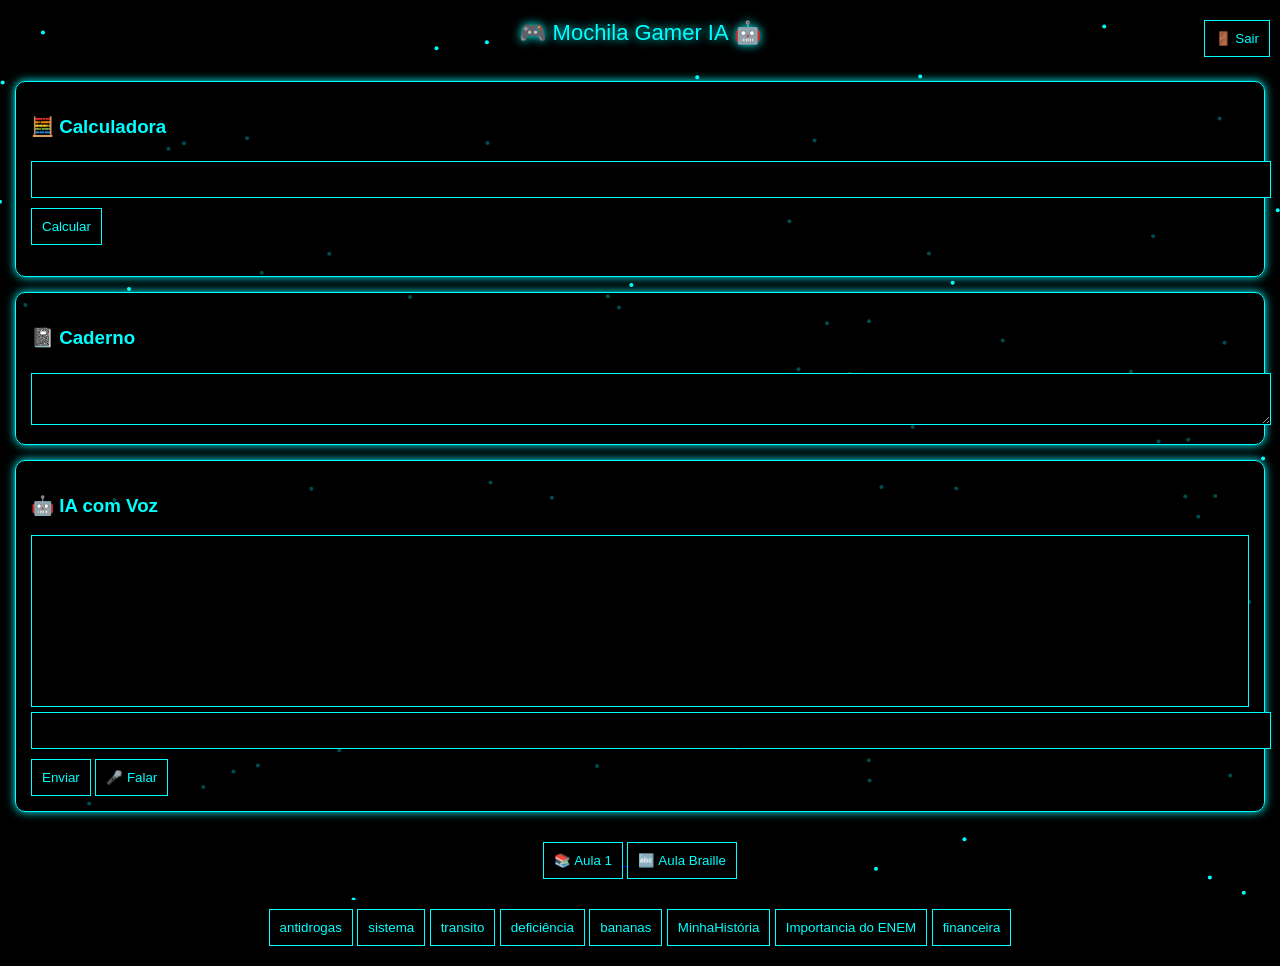
<file: index.html>
<!DOCTYPE html>
<html lang="pt-br">
<head>
<meta charset="UTF-8">
<meta name="viewport" content="width=device-width, initial-scale=1.0">
<title>Mochila Gamer IA</title>

<style>
body {
    margin: 0;
    font-family: Arial;
    background: black;
    color: #00ffff;
    overflow-x: hidden;
}

/* FUNDO ANIMADO */
canvas {
    position: fixed;
    top: 0;
    left: 0;
    z-index: -1;
}

/* HEADER */
header {
    text-align: center;
    padding: 20px;
    font-size: 22px;
    text-shadow: 0 0 10px #00ffff;
}

/* BOTÃO SAIR TOPO */
.topo {
    position: fixed;
    top: 10px;
    right: 10px;
}

/* CARDS */
.card {
    background: rgba(0,0,0,0.7);
    border: 1px solid #00ffff;
    box-shadow: 0 0 10px #00ffff;
    margin: 15px;
    padding: 15px;
    border-radius: 10px;
}

/* INPUT */
input, textarea {
    width: 100%;
    padding: 10px;
    margin-top: 5px;
    background: black;
    border: 1px solid #00ffff;
    color: #00ffff;
}

/* BOTÃO NEON */
button {
    background: black;
    border: 1px solid #00ffff;
    color: #00ffff;
    padding: 10px;
    margin-top: 10px;
    cursor: pointer;
    transition: 0.3s;
}

button:hover {
    box-shadow: 0 0 15px #00ffff;
    transform: scale(1.05);
}

/* CHAT */
#chat {
    height: 150px;
    overflow-y: auto;
    background: black;
    border: 1px solid #00ffff;
    padding: 10px;
}

.msg-user { color: #00ff00; text-align: right; }
.msg-bot { color: #00ffff; }

/* LINKS */
.links {
    text-align: center;
    margin: 20px;
}
</style>
</head>

<body>

<canvas id="bg"></canvas>

<!-- BOTÃO SAIR -->
<div class="topo">
    <button onclick="sair()">🚪 Sair</button>
</div>

<header>🎮 Mochila Gamer IA 🤖</header>

<div class="card">
<h3>🧮 Calculadora</h3>
<input id="calc">
<button onclick="calcular()">Calcular</button>
<p id="resultado"></p>
</div>

<div class="card">
<h3>📓 Caderno</h3>
<textarea id="caderno"></textarea>
</div>

<div class="card">
<h3>🤖 IA com Voz</h3>
<div id="chat"></div>
<input id="pergunta">
<button onclick="perguntar()">Enviar</button>
<button onclick="falar()">🎤 Falar</button>
</div>

<div class="links">

<a href="carlin.html">
<button>📚 Aula 1</button>
</a>

<a href="braille.html">
<button>🔤 Aula Braille</button>
</a>

</div>

<script>

// FUNDO ANIMADO
let c = document.getElementById("bg");
let ctx = c.getContext("2d");

c.width = window.innerWidth;
c.height = window.innerHeight;

let particles = [];

for(let i=0;i<100;i++){
    particles.push({
        x: Math.random()*c.width,
        y: Math.random()*c.height,
        dx: Math.random()*2,
        dy: Math.random()*2
    });
}

function animarBG(){
    ctx.fillStyle="black";
    ctx.fillRect(0,0,c.width,c.height);

    ctx.fillStyle="#00ffff";

    particles.forEach(p=>{
        ctx.beginPath();
        ctx.arc(p.x,p.y,2,0,Math.PI*2);
        ctx.fill();

        p.x+=p.dx;
        p.y+=p.dy;

        if(p.x>c.width) p.x=0;
        if(p.y>c.height) p.y=0;
    });

    requestAnimationFrame(animarBG);
}
animarBG();

// CALCULADORA
function calcular(){
    try{
        resultado.innerText = eval(calc.value);
    }catch{
        resultado.innerText = "Erro";
    }
}

// CADERNO
caderno.value = localStorage.getItem("caderno") || "";
caderno.oninput = ()=> localStorage.setItem("caderno", caderno.value);

// IA TEXTO + VOZ
function perguntar(){
    let texto = pergunta.value;
    if(!texto) return;

    chat.innerHTML += `<p class="msg-user">${texto}</p>`;

    let resp = "Estou aprendendo 🤖";

    if(texto.includes("oi")) resp="Olá!";
    if(texto.includes("2+2")) resp="4";

    setTimeout(()=>{
        chat.innerHTML += `<p class="msg-bot">${resp}</p>`;
    },500);

    let voz = new SpeechSynthesisUtterance(resp);
    speechSynthesis.speak(voz);

    pergunta.value="";
}

// IA VOZ (OUVIR)
function falar(){
    let rec = new webkitSpeechRecognition();
    rec.lang = "pt-BR";

    rec.onresult = function(e){
        let texto = e.results[0][0].transcript;
        pergunta.value = texto;
        perguntar();
    }

    rec.start();
}

// BOTÃO SAIR
function sair(){
    window.history.back();
}

</script>
    <div class="links">
        <a href="antidrogas.html"><button class="btn">antidrogas</button></a>
        <a href="sistema.html"><button class="btn">sistema</button></a>
         <a href="transito.html"><button class="btn">transito</button></a>
        <a href="deficiência.html"><button class="btn">deficiência</button></a>
         <a href="bananas.html"><button class="btn">bananas</button></a>
         <a href="MinhaHistória.html"><button class="btn">MinhaHistória</button></a>
        <a href="importanciadoenem.html"><button class="btn">Importancia do ENEM</button></a>
         <a href="financeira.html"><button class="btn">financeira</button></a>




</body>
</html>
</file>
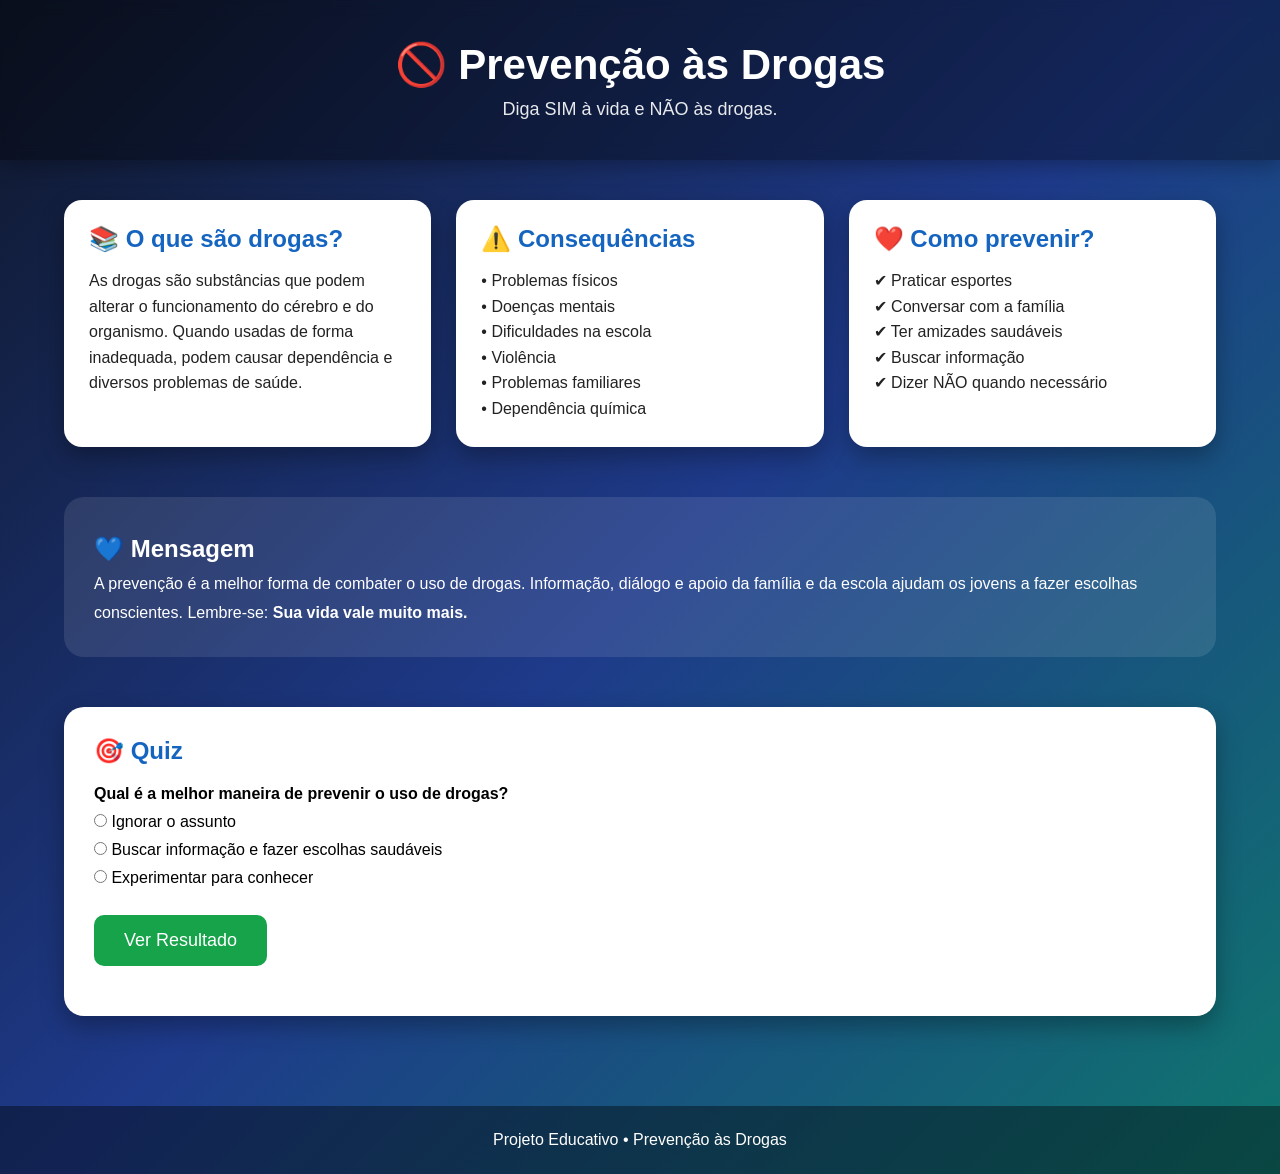
<file: antidrogas.html>
<!DOCTYPE html>
<html lang="pt-BR">
<head>
<meta charset="UTF-8">
<meta name="viewport" content="width=device-width, initial-scale=1.0">

<title>Prevenção às Drogas</title>

<style>

*{
margin:0;
padding:0;
box-sizing:border-box;
font-family:Arial,Helvetica,sans-serif;
}

body{
background:linear-gradient(135deg,#0f172a,#1e3a8a,#0f766e);
color:white;
}

header{
text-align:center;
padding:40px;
background:rgba(0,0,0,.35);
backdrop-filter:blur(8px);
box-shadow:0 5px 20px rgba(0,0,0,.3);
}

header h1{
font-size:42px;
margin-bottom:10px;
}

header p{
font-size:18px;
opacity:.9;
}

.container{
width:90%;
max-width:1200px;
margin:auto;
padding:40px 0;
}

.cards{
display:grid;
grid-template-columns:repeat(auto-fit,minmax(280px,1fr));
gap:25px;
}

.card{
background:white;
color:#222;
border-radius:18px;
padding:25px;
box-shadow:0 10px 25px rgba(0,0,0,.3);
transition:.4s;
}

.card:hover{
transform:translateY(-10px);
}

.card h2{
color:#1565c0;
margin-bottom:15px;
}

.card p{
line-height:1.6;
}

section{
margin-top:50px;
}

button{
background:#16a34a;
color:white;
border:none;
padding:15px 30px;
font-size:18px;
border-radius:10px;
cursor:pointer;
transition:.3s;
}

button:hover{
background:#15803d;
transform:scale(1.05);
}

.quiz{
background:white;
color:black;
padding:30px;
border-radius:20px;
box-shadow:0 10px 25px rgba(0,0,0,.3);
}

.quiz h2{
margin-bottom:20px;
color:#1565c0;
}

.alternativa{
margin:10px 0;
}

footer{
margin-top:50px;
text-align:center;
padding:25px;
background:rgba(0,0,0,.4);
}

#resultado{
margin-top:20px;
font-size:22px;
font-weight:bold;
}

.info{
margin-top:50px;
background:rgba(255,255,255,.1);
padding:30px;
border-radius:20px;
line-height:1.8;
}

</style>

</head>

<body>

<header>

<h1>🚫 Prevenção às Drogas</h1>

<p>Diga SIM à vida e NÃO às drogas.</p>

</header>

<div class="container">

<div class="cards">

<div class="card">

<h2>📚 O que são drogas?</h2>

<p>
As drogas são substâncias que podem alterar o funcionamento do cérebro e do organismo.
Quando usadas de forma inadequada, podem causar dependência e diversos problemas de saúde.
</p>

</div>

<div class="card">

<h2>⚠️ Consequências</h2>

<p>

• Problemas físicos<br>
• Doenças mentais<br>
• Dificuldades na escola<br>
• Violência<br>
• Problemas familiares<br>
• Dependência química

</p>

</div>

<div class="card">

<h2>❤️ Como prevenir?</h2>

<p>

✔ Praticar esportes<br>
✔ Conversar com a família<br>
✔ Ter amizades saudáveis<br>
✔ Buscar informação<br>
✔ Dizer NÃO quando necessário

</p>

</div>

</div>

<div class="info">

<h2>💙 Mensagem</h2>

<p>

A prevenção é a melhor forma de combater o uso de drogas.
Informação, diálogo e apoio da família e da escola ajudam os jovens a fazer escolhas conscientes.

Lembre-se:

<strong>
Sua vida vale muito mais.
</strong>

</p>

</div>

<section>

<div class="quiz">

<h2>🎯 Quiz</h2>

<p><strong>Qual é a melhor maneira de prevenir o uso de drogas?</strong></p>

<div class="alternativa">
<input type="radio" name="quiz" value="0">
 Ignorar o assunto
</div>

<div class="alternativa">
<input type="radio" name="quiz" value="1">
 Buscar informação e fazer escolhas saudáveis
</div>

<div class="alternativa">
<input type="radio" name="quiz" value="0">
 Experimentar para conhecer
</div>

<br>

<button onclick="corrigir()">
Ver Resultado
</button>

<div id="resultado"></div>

</div>

</section>

</div>

<footer>

Projeto Educativo • Prevenção às Drogas

</footer>

<script>

function corrigir(){

let resposta=document.querySelector('input[name="quiz"]:checked');

if(!resposta){

alert("Escolha uma alternativa!");

return;

}

if(resposta.value=="1"){

document.getElementById("resultado").innerHTML=
"✅ Parabéns! A informação e as escolhas saudáveis são as melhores formas de prevenção.";

document.getElementById("resultado").style.color="green";

}else{

document.getElementById("resultado").innerHTML=
"❌ Resposta incorreta. A prevenção acontece por meio da informação, do diálogo e de hábitos saudáveis.";

document.getElementById("resultado").style.color="red";

}

}

</script>

</body>
</html>
</file>
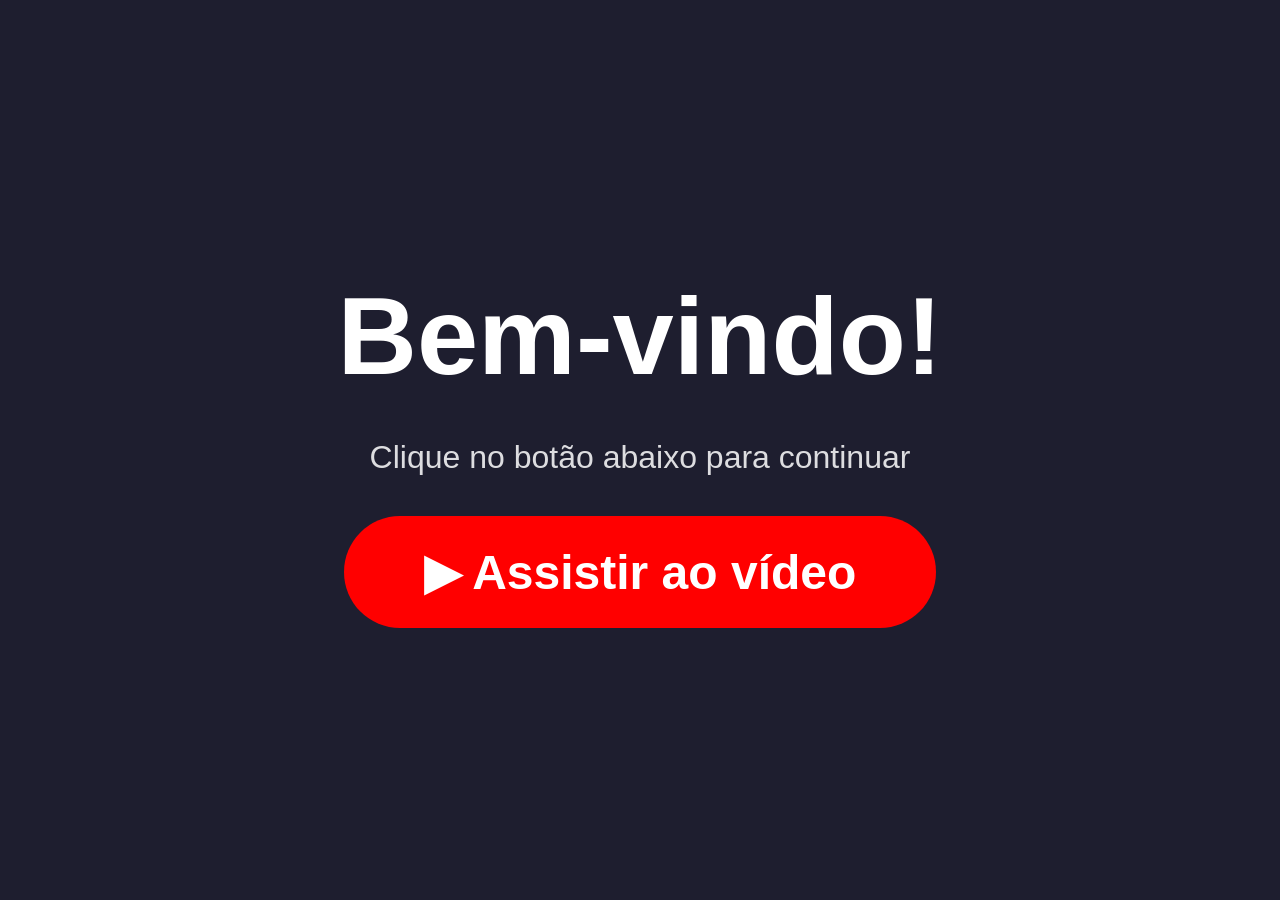
<file: bananas.html>
<!DOCTYPE html>
<html lang="pt-BR">
<head>
  <meta charset="UTF-8">
  <meta name="viewport" content="width=device-width, initial-scale=1">
  <title>Meu Site</title>
  <style>
    * { box-sizing: border-box; }
    body {
      margin: 0;
      min-height: 100vh;
      display: flex;
      flex-direction: column;
      align-items: center;
      justify-content: center;
      gap: 40px;
      padding: 20px;
      font-family: Arial, sans-serif;
      background: #1e1e2f;
      color: #fff;
      text-align: center;
    }
    h1 { font-size: clamp(48px, 10vw, 110px); margin: 0; }
    p { font-size: clamp(20px, 3vw, 32px); margin: 0; opacity: .85; }
    .btn-youtube {
      display: inline-block;
      padding: 28px 80px;
      background: #ff0000;
      color: #fff;
      font-size: clamp(28px, 5vw, 48px);
      font-weight: bold;
      text-decoration: none;
      border-radius: 100px;
    }
    .btn-youtube:hover { background: #cc0000; }
  </style>
</head>
<body>
  <h1>Bem-vindo!</h1>
  <p>Clique no botão abaixo para continuar</p>
  <a class="btn-youtube" href="https://youtu.be/LkBjOeoHBhA?si=lwk77bZnmZcJNLES" target="_blank" rel="noopener">▶ Assistir ao vídeo</a>
</body>
</html>
</file>
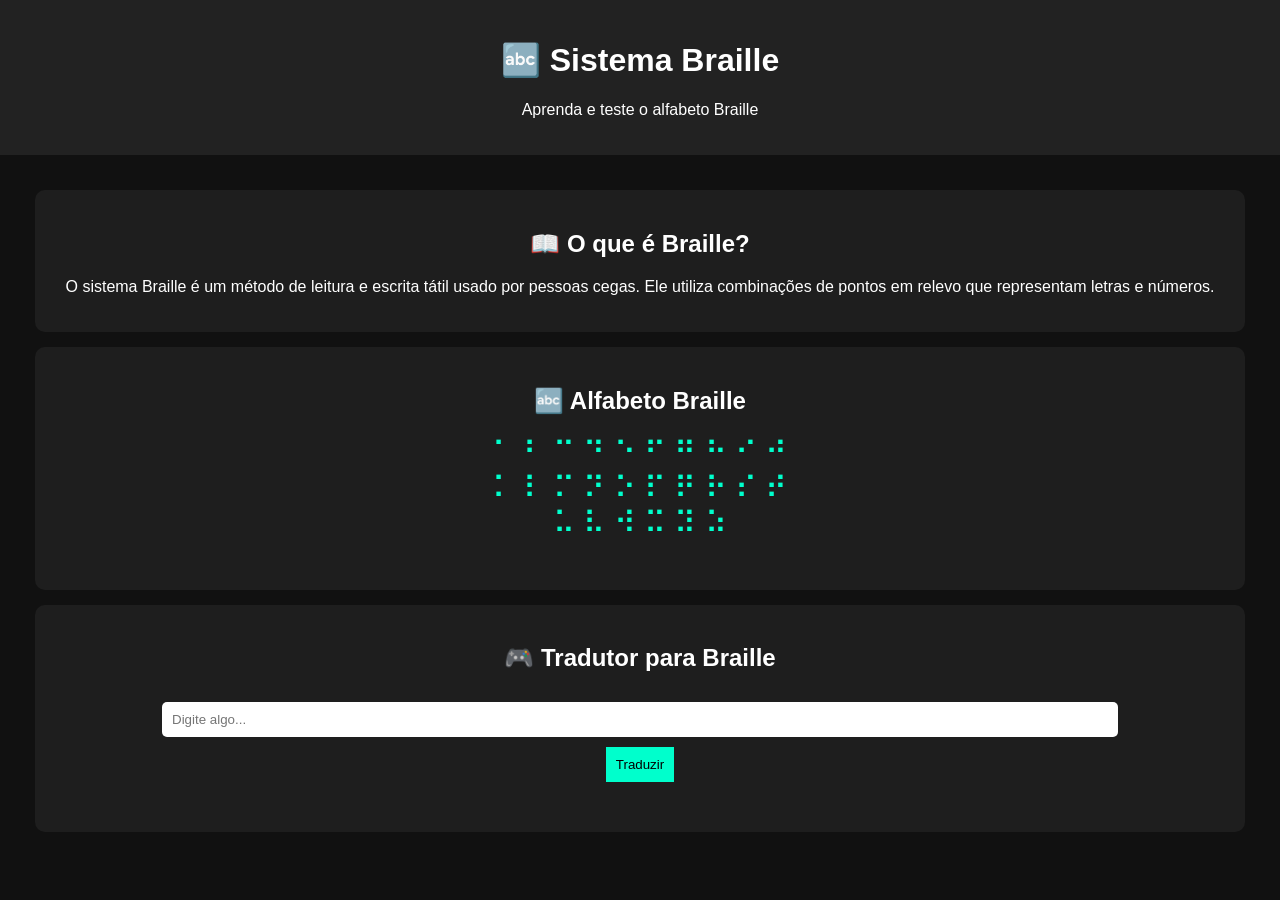
<file: braille.html>
<!DOCTYPE html>
<html lang="pt-br">
<head>
<meta charset="UTF-8">
<meta name="viewport" content="width=device-width, initial-scale=1.0">
<title>Sistema Braille</title>

<style>
body {
    margin: 0;
    font-family: Arial;
    background: #111;
    color: white;
    text-align: center;
}

/* HEADER */
header {
    background: #222;
    padding: 20px;
}

/* CONTAINER */
.container {
    padding: 20px;
}

/* CARD */
.card {
    background: #1e1e1e;
    padding: 20px;
    margin: 15px;
    border-radius: 10px;
}

/* BRAILLE */
.braille {
    font-size: 30px;
    margin-top: 10px;
    color: #00ffcc;
}

/* INPUT */
input {
    padding: 10px;
    width: 80%;
    margin-top: 10px;
    border-radius: 5px;
    border: none;
}

/* BOTÃO */
button {
    padding: 10px;
    margin-top: 10px;
    background: #00ffcc;
    border: none;
    cursor: pointer;
}
</style>

</head>

<body>

<header>
<h1>🔤 Sistema Braille</h1>
<p>Aprenda e teste o alfabeto Braille</p>
</header>

<div class="container">

<div class="card">
<h2>📖 O que é Braille?</h2>
<p>
O sistema Braille é um método de leitura e escrita tátil usado por pessoas cegas.
Ele utiliza combinações de pontos em relevo que representam letras e números.
</p>
</div>

<div class="card">
<h2>🔤 Alfabeto Braille</h2>
<p class="braille">
⠁ ⠃ ⠉ ⠙ ⠑ ⠋ ⠛ ⠓ ⠊ ⠚ <br>
⠅ ⠇ ⠍ ⠝ ⠕ ⠏ ⠟ ⠗ ⠎ ⠞ <br>
⠥ ⠧ ⠺ ⠭ ⠽ ⠵
</p>
</div>

<div class="card">
<h2>🎮 Tradutor para Braille</h2>

<input type="text" id="texto" placeholder="Digite algo...">
<br>
<button onclick="traduzir()">Traduzir</button>

<p class="braille" id="resultado"></p>

</div>

</div>

<script>

// MAPA BRAILLE
const brailleMap = {
a:"⠁", b:"⠃", c:"⠉", d:"⠙", e:"⠑",
f:"⠋", g:"⠛", h:"⠓", i:"⠊", j:"⠚",
k:"⠅", l:"⠇", m:"⠍", n:"⠝", o:"⠕",
p:"⠏", q:"⠟", r:"⠗", s:"⠎", t:"⠞",
u:"⠥", v:"⠧", w:"⠺", x:"⠭", y:"⠽", z:"⠵",
" ":" "
};

// TRADUZIR
function traduzir() {
    let texto = document.getElementById("texto").value.toLowerCase();
    let resultado = "";

    for (let letra of texto) {
        resultado += brailleMap[letra] || "?";
    }

    document.getElementById("resultado").innerText = resultado;
}

</script>

</body>
</html>
</file>
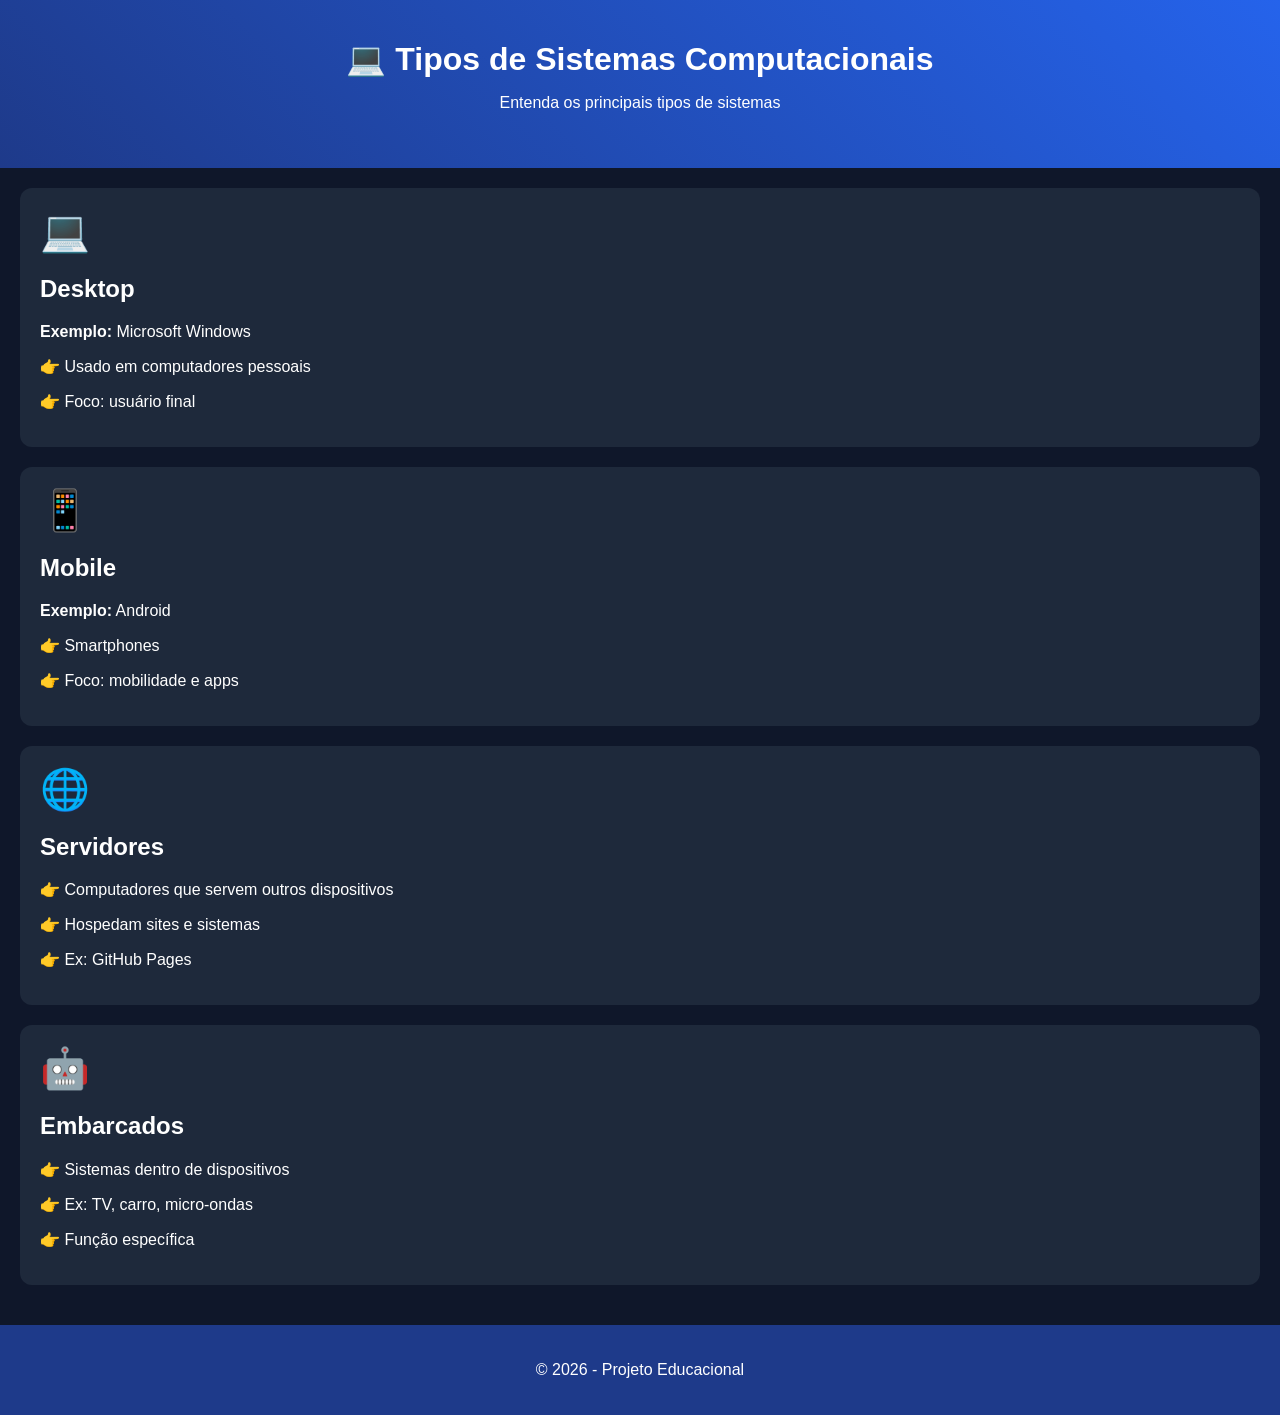
<file: carlin.html>
<!DOCTYPE html>
<html lang="pt-br">
<head>
<meta charset="UTF-8">
<meta name="viewport" content="width=device-width, initial-scale=1.0">
<title>Tipos de Sistemas</title>

<style>
body {
    margin: 0;
    font-family: Arial, sans-serif;
    background: #0f172a;
    color: white;
    scroll-behavior: smooth;
}

/* HEADER */
header {
    background: linear-gradient(45deg, #1e3a8a, #2563eb);
    padding: 40px;
    text-align: center;
    animation: fadeDown 1s ease;
}

h1 {
    margin: 0;
}

/* CONTAINER */
.container {
    padding: 20px;
}

/* CARDS */
.card {
    background: #1e293b;
    padding: 20px;
    margin-bottom: 20px;
    border-radius: 12px;
    opacity: 0;
    transform: translateY(40px);
    transition: all 0.6s ease;
}

/* APARECER */
.card.show {
    opacity: 1;
    transform: translateY(0);
}

/* HOVER */
.card:hover {
    transform: scale(1.05);
    box-shadow: 0 0 20px rgba(37, 99, 235, 0.6);
}

/* ICON */
.icon {
    font-size: 40px;
}

/* FOOTER */
footer {
    text-align: center;
    padding: 20px;
    background: #1e3a8a;
}

/* ANIMAÇÃO HEADER */
@keyframes fadeDown {
    from {
        opacity: 0;
        transform: translateY(-40px);
    }
    to {
        opacity: 1;
        transform: translateY(0);
    }
}
</style>
</head>

<body>

<header>
    <h1>💻 Tipos de Sistemas Computacionais</h1>
    <p>Entenda os principais tipos de sistemas</p>
</header>

<div class="container">

<div class="card">
    <div class="icon">💻</div>
    <h2>Desktop</h2>
    <p><strong>Exemplo:</strong> Microsoft Windows</p>
    <p>👉 Usado em computadores pessoais</p>
    <p>👉 Foco: usuário final</p>
</div>

<div class="card">
    <div class="icon">📱</div>
    <h2>Mobile</h2>
    <p><strong>Exemplo:</strong> Android</p>
    <p>👉 Smartphones</p>
    <p>👉 Foco: mobilidade e apps</p>
</div>

<div class="card">
    <div class="icon">🌐</div>
    <h2>Servidores</h2>
    <p>👉 Computadores que servem outros dispositivos</p>
    <p>👉 Hospedam sites e sistemas</p>
    <p>👉 Ex: GitHub Pages</p>
</div>

<div class="card">
    <div class="icon">🤖</div>
    <h2>Embarcados</h2>
    <p>👉 Sistemas dentro de dispositivos</p>
    <p>👉 Ex: TV, carro, micro-ondas</p>
    <p>👉 Função específica</p>
</div>

</div>

<footer>
    <p>© 2026 - Projeto Educacional</p>
</footer>

<script>

// ANIMAÇÃO AO ROLAR
function animarCards() {
    let cards = document.querySelectorAll('.card');

    cards.forEach(card => {
        let topo = card.getBoundingClientRect().top;
        let alturaTela = window.innerHeight;

        if (topo < alturaTela - 50) {
            card.classList.add('show');
        }
    });
}

// Executa ao carregar e ao rolar
window.addEventListener('scroll', animarCards);
window.addEventListener('load', animarCards);

</script>

</body>
</html>
</file>
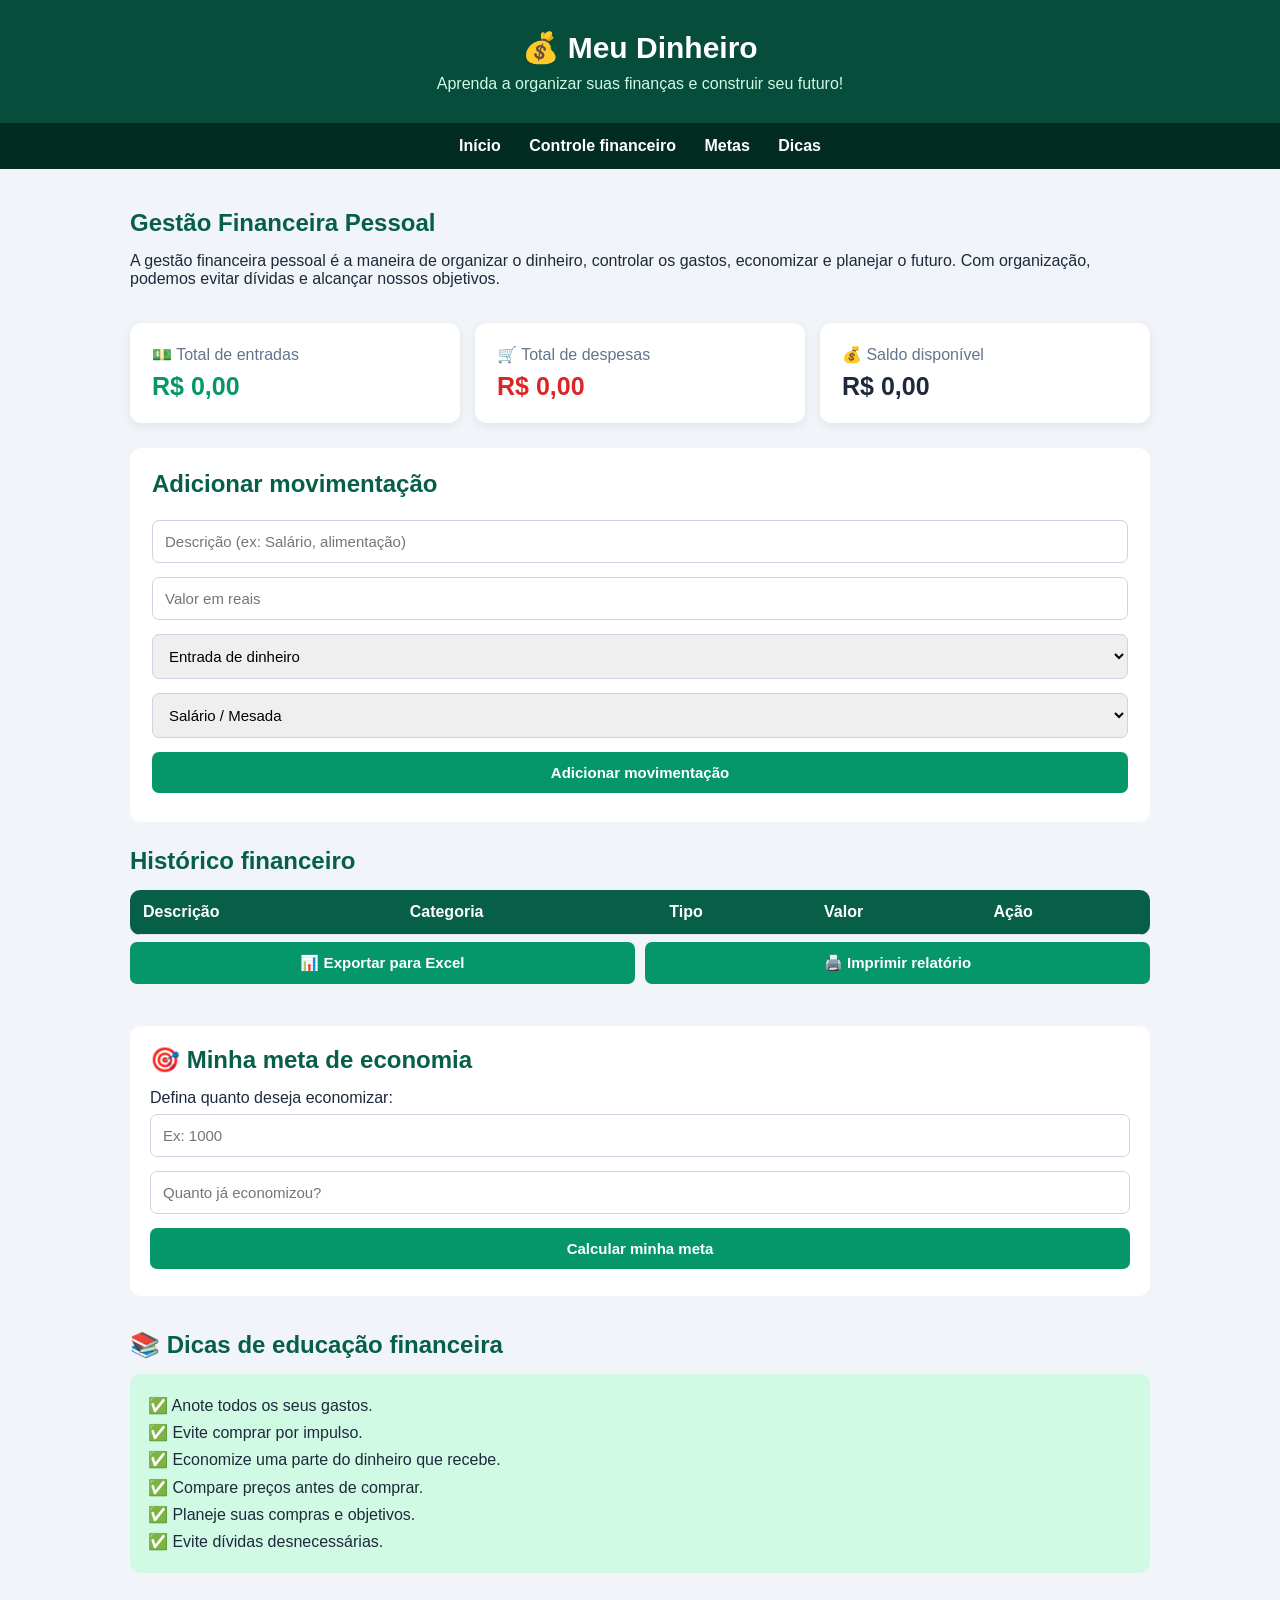
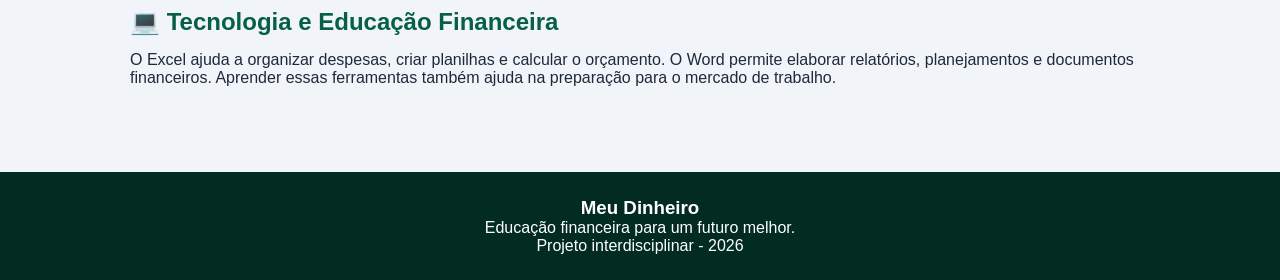
<file: financeira.html>
<!DOCTYPE html>
<html lang="pt-BR">
<head>
<meta charset="UTF-8">
<meta name="viewport" content="width=device-width, initial-scale=1.0">
<title>Meu Dinheiro - Gestão Financeira</title>

<style>
*{box-sizing:border-box;margin:0;padding:0}
body{
 font-family:Arial,sans-serif;
 background:#f1f5f9;color:#1e293b;
}
header{
 background:#064e3b;color:white;
 padding:30px 15px;text-align:center;
}
header h1{font-size:30px;margin-bottom:10px}
header p{color:#d1fae5}
nav{
 background:#022c22;padding:14px;
 text-align:center;
}
nav a{
 color:white;text-decoration:none;
 margin:0 12px;font-weight:bold;
}
.container{max-width:1050px;margin:25px auto;padding:15px}
h2{margin-bottom:15px;color:#065f46}
.cards{
 display:grid;grid-template-columns:repeat(auto-fit,minmax(200px,1fr));
 gap:15px;margin-bottom:25px;
}
.card{
 background:white;padding:22px;border-radius:12px;
 box-shadow:0 3px 12px #00000012;
}
.card p{color:#64748b;margin-bottom:8px}
.valor{font-size:25px;font-weight:bold}
.verde{color:#059669}
.vermelho{color:#dc2626}
.formulario{
 background:white;padding:22px;border-radius:12px;
 margin-bottom:25px;
}
input,select,button{
 width:100%;padding:12px;margin:7px 0;
 border:1px solid #cbd5e1;border-radius:7px;
 font-size:15px;
}
button{
 background:#059669;color:white;border:0;
 cursor:pointer;font-weight:bold;
}
button:hover{background:#047857}
.botoes{
 display:grid;grid-template-columns:1fr 1fr;gap:10px;
}
table{
 width:100%;border-collapse:collapse;background:white;
 border-radius:10px;overflow:hidden;
}
th,td{padding:13px;text-align:left;border-bottom:1px solid #e2e8f0}
th{background:#065f46;color:white}
.excluir{background:#dc2626;padding:7px;width:auto}
.meta{background:white;padding:20px;border-radius:12px;margin-top:25px}
footer{
 background:#022c22;color:white;text-align:center;
 padding:25px;margin-top:35px;
}
section{margin-bottom:35px}
.dica{background:#d1fae5;padding:18px;border-radius:10px;line-height:1.7}
@media(max-width:600px){
 nav a{display:inline-block;margin:7px}
 table{font-size:12px}
 th,td{padding:8px}
}
</style>
</head>

<body>

<header>
<h1>💰 Meu Dinheiro</h1>
<p>Aprenda a organizar suas finanças e construir seu futuro!</p>
</header>

<nav>
<a href="#inicio">Início</a>
<a href="#controle">Controle financeiro</a>
<a href="#meta">Metas</a>
<a href="#dicas">Dicas</a>
</nav>

<main class="container">

<section id="inicio">
<h2>Gestão Financeira Pessoal</h2>
<p>
A gestão financeira pessoal é a maneira de organizar o dinheiro,
controlar os gastos, economizar e planejar o futuro.
Com organização, podemos evitar dívidas e alcançar nossos objetivos.
</p>
</section>

<section class="cards">
<div class="card">
<p>💵 Total de entradas</p>
<div class="valor verde" id="entradas">R$ 0,00</div>
</div>
<div class="card">
<p>🛒 Total de despesas</p>
<div class="valor vermelho" id="despesas">R$ 0,00</div>
</div>
<div class="card">
<p>💰 Saldo disponível</p>
<div class="valor" id="saldo">R$ 0,00</div>
</div>
</section>

<section id="controle">
<div class="formulario">
<h2>Adicionar movimentação</h2>

<input type="text" id="descricao" placeholder="Descrição (ex: Salário, alimentação)">

<input type="number" id="valor" placeholder="Valor em reais" min="0.01" step="0.01">

<select id="tipo">
<option value="entrada">Entrada de dinheiro</option>
<option value="despesa">Despesa</option>
</select>

<select id="categoria">
<option>Salário / Mesada</option>
<option>Alimentação</option>
<option>Transporte</option>
<option>Educação</option>
<option>Moradia</option>
<option>Lazer</option>
<option>Outros</option>
</select>

<button onclick="adicionar()">Adicionar movimentação</button>
</div>

<h2>Histórico financeiro</h2>
<table>
<thead>
<tr>
<th>Descrição</th>
<th>Categoria</th>
<th>Tipo</th>
<th>Valor</th>
<th>Ação</th>
</tr>
</thead>
<tbody id="historico"></tbody>
</table>

<div class="botoes">
<button onclick="exportar()">📊 Exportar para Excel</button>
<button onclick="window.print()">🖨️ Imprimir relatório</button>
</div>
</section>

<section id="meta" class="meta">
<h2>🎯 Minha meta de economia</h2>
<p>Defina quanto deseja economizar:</p>
<input type="number" id="objetivo" placeholder="Ex: 1000">
<input type="number" id="guardado" placeholder="Quanto já economizou?">
<button onclick="calcularMeta()">Calcular minha meta</button>
<p id="resultadoMeta"></p>
</section>

<section id="dicas">
<h2>📚 Dicas de educação financeira</h2>
<div class="dica">
<p>✅ Anote todos os seus gastos.</p>
<p>✅ Evite comprar por impulso.</p>
<p>✅ Economize uma parte do dinheiro que recebe.</p>
<p>✅ Compare preços antes de comprar.</p>
<p>✅ Planeje suas compras e objetivos.</p>
<p>✅ Evite dívidas desnecessárias.</p>
</div>
</section>

<section>
<h2>💻 Tecnologia e Educação Financeira</h2>
<p>
O Excel ajuda a organizar despesas, criar planilhas e calcular
o orçamento. O Word permite elaborar relatórios, planejamentos
e documentos financeiros. Aprender essas ferramentas também
ajuda na preparação para o mercado de trabalho.
</p>
</section>

</main>

<footer>
<h3>Meu Dinheiro</h3>
<p>Educação financeira para um futuro melhor.</p>
<p>Projeto interdisciplinar - 2026</p>
</footer>

<script>
let dados = JSON.parse(localStorage.getItem("financas")) || [];

function dinheiro(valor){
 return valor.toLocaleString("pt-BR",{
 style:"currency",currency:"BRL"
 });
}

function salvar(){
 localStorage.setItem("financas",JSON.stringify(dados));
 atualizar();
}

function adicionar(){
 const descricao=document.getElementById("descricao").value.trim();
 const valor=Number(document.getElementById("valor").value);
 const tipo=document.getElementById("tipo").value;
 const categoria=document.getElementById("categoria").value;

 if(!descricao || !Number.isFinite(valor) || valor<=0){
  alert("Preencha a descrição e um valor válido!");
  return;
 }

 dados.push({descricao,valor,tipo,categoria});
 salvar();

 document.getElementById("descricao").value="";
 document.getElementById("valor").value="";
}

function excluir(indice){
 if(confirm("Deseja excluir esta movimentação?")){
  dados.splice(indice,1);
  salvar();
 }
}

function atualizar(){
 let entradas=0,despesas=0;
 const tabela=document.getElementById("historico");
 tabela.innerHTML="";

 dados.forEach((item,i)=>{
  if(item.tipo==="entrada") entradas+=item.valor;
  else despesas+=item.valor;

  tabela.innerHTML+=`
  <tr>
  <td>${escapar(item.descricao)}</td>
  <td>${escapar(item.categoria)}</td>
  <td>${item.tipo==="entrada"?"Entrada":"Despesa"}</td>
  <td>${dinheiro(item.valor)}</td>
  <td><button class="excluir" onclick="excluir(${i})">Excluir</button></td>
  </tr>`;
 });

 document.getElementById("entradas").textContent=dinheiro(entradas);
 document.getElementById("despesas").textContent=dinheiro(despesas);
 document.getElementById("saldo").textContent=dinheiro(entradas-despesas);
}

function escapar(texto){
 return String(texto).replace(/[&<>"']/g,c=>({
 "&":"&amp;","<":"&lt;",">":"&gt;",
 '"':"&quot;","'":"&#39;"
 }[c]));
}

function calcularMeta(){
 const objetivo=Number(document.getElementById("objetivo").value);
 const guardado=Number(document.getElementById("guardado").value);

 if(!Number.isFinite(objetivo)||objetivo<=0||
 !Number.isFinite(guardado)||guardado<0){
  alert("Informe valores válidos para a meta!");
  return;
 }

 const restante=Math.max(0,objetivo-guardado);
 const porcentagem=Math.min(100,guardado/objetivo*100);

 document.getElementById("resultadoMeta").textContent=
 `Você já alcançou ${porcentagem.toFixed(1)}% da sua meta. Faltam ${dinheiro(restante)}.`;
}

function exportar(){
 let csv="\uFEFFDescrição;Categoria;Tipo;Valor\n";
 dados.forEach(item=>{
  csv+=`"${item.descricao.replace(/"/g,'""')}";"${item.categoria}";"${item.tipo}";"${item.valor.toFixed(2)}"\n`;
 });

 const arquivo=new Blob([csv],{type:"text/csv;charset=utf-8"});
 const link=document.createElement("a");
 link.href=URL.createObjectURL(arquivo);
 link.download="controle-financeiro.csv";
 link.click();
 URL.revokeObjectURL(link.href);
}

atualizar();
</script>

</body>
</html>
</file>
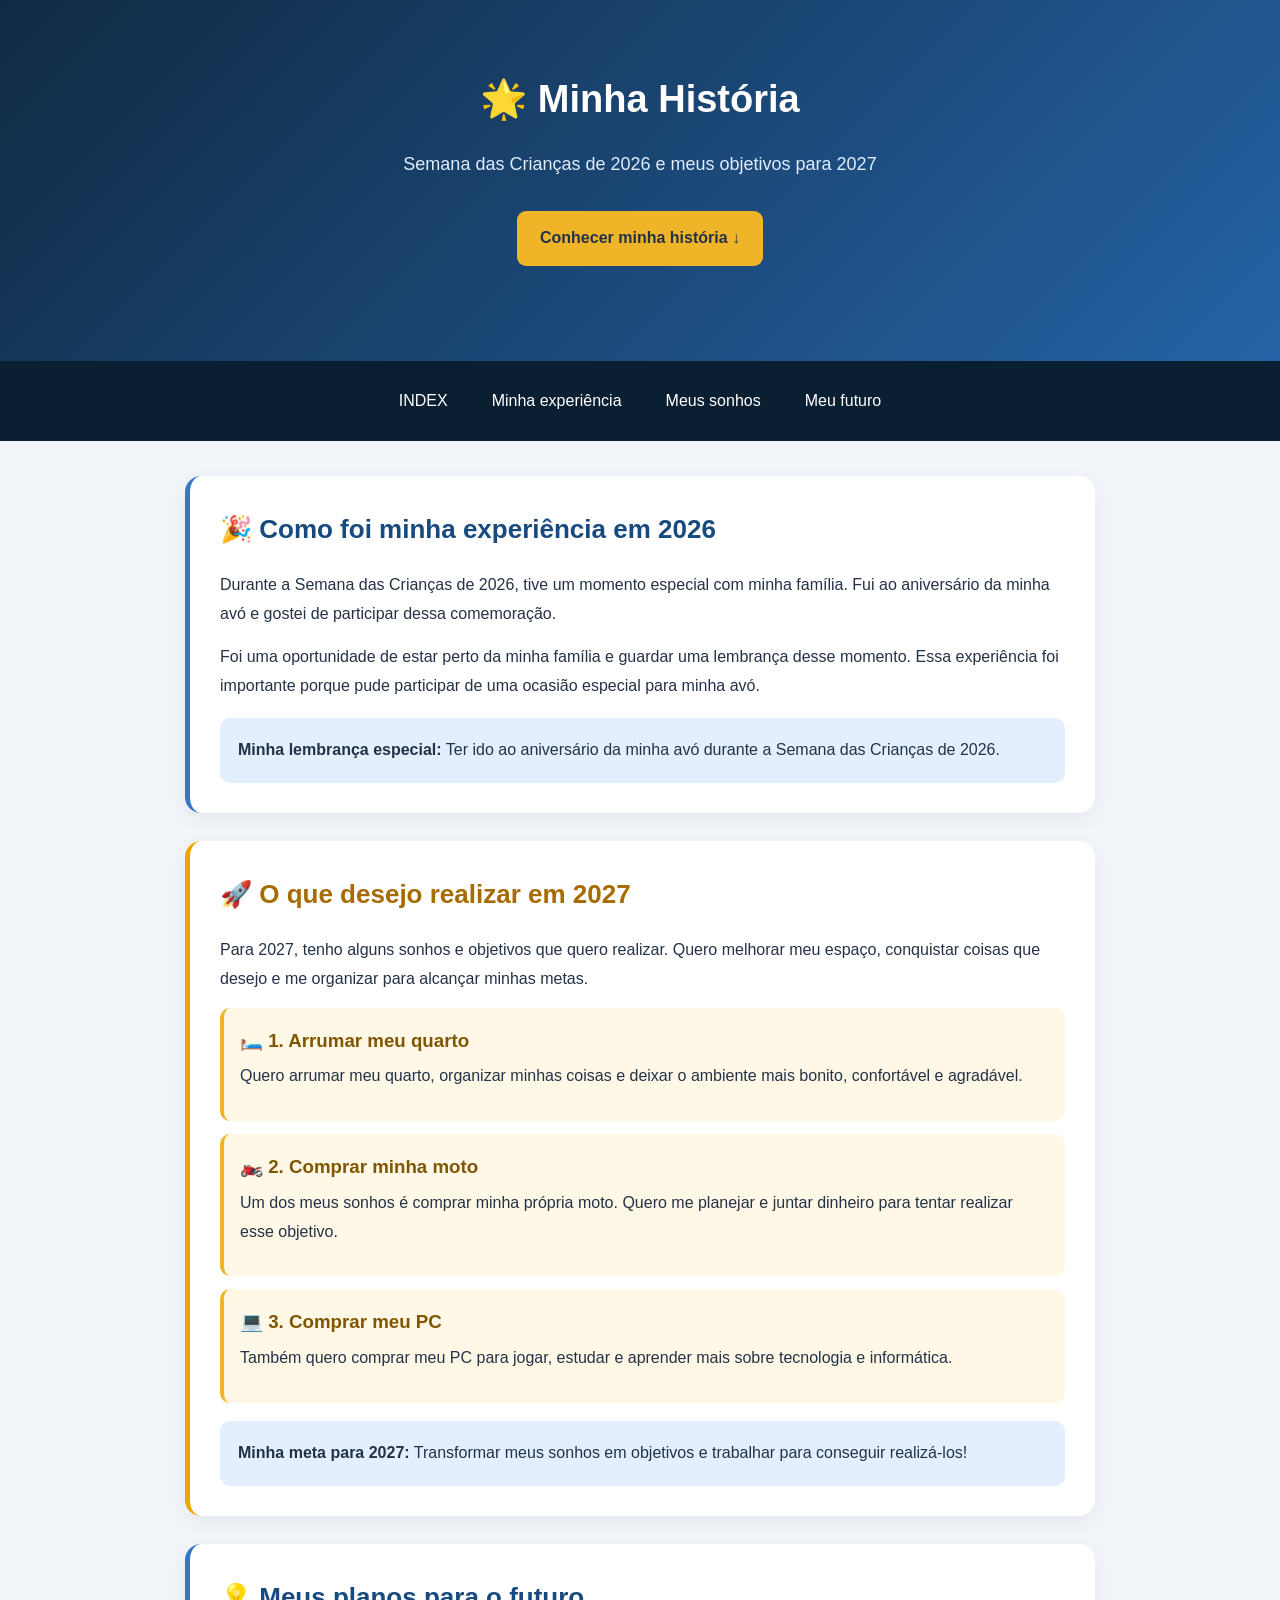
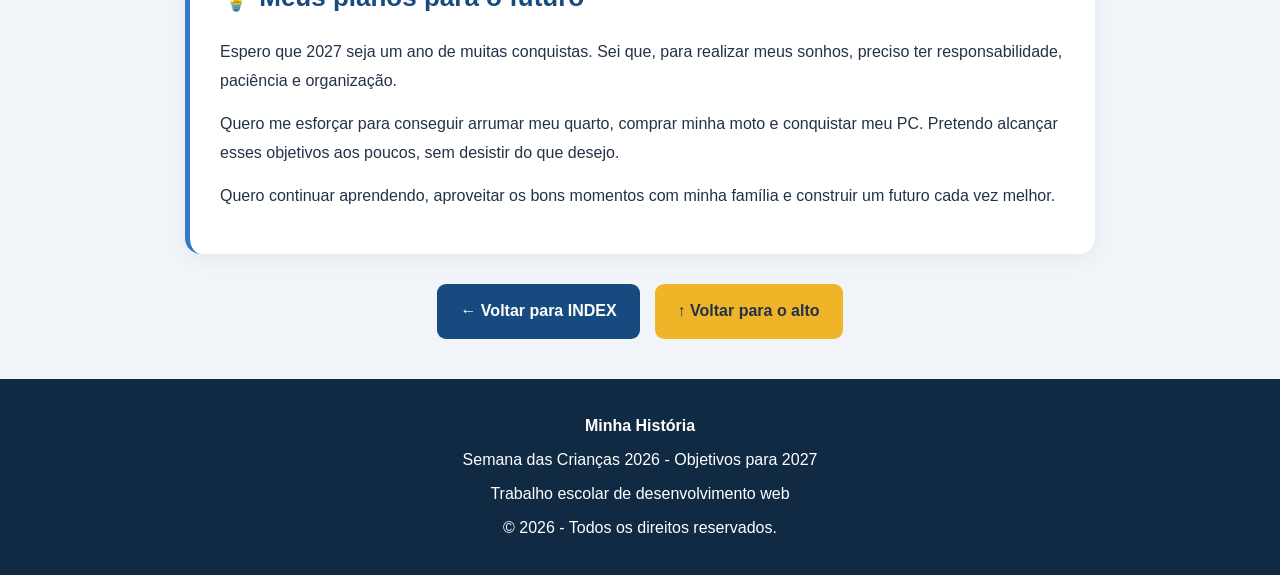
<file: MinhaHistória.html>
<!DOCTYPE html>
<html lang="pt-BR">
<head>
    <meta charset="UTF-8">
    <meta name="viewport" content="width=device-width, initial-scale=1.0">

    <title>Minha Semana das Crianças | 2026 - 2027</title>

    <style>
        * {
            margin: 0;
            padding: 0;
            box-sizing: border-box;
            scroll-behavior: smooth;
        }

        body {
            font-family: Arial, sans-serif;
            background: #f1f5f9;
            color: #243247;
            line-height: 1.8;
        }

        header {
            background: linear-gradient(135deg, #102a43, #2563a6);
            color: white;
            text-align: center;
            padding: 65px 20px;
        }

        header h1 {
            font-size: 38px;
            margin-bottom: 15px;
        }

        header p {
            color: #e0edff;
            font-size: 18px;
        }

        nav {
            background: #0b1f33;
            display: flex;
            justify-content: center;
            flex-wrap: wrap;
            gap: 12px;
            padding: 16px;
            position: sticky;
            top: 0;
            z-index: 10;
        }

        nav a {
            color: white;
            text-decoration: none;
            padding: 10px 16px;
            border-radius: 8px;
            transition: 0.3s;
        }

        nav a:hover {
            background: #3478c5;
        }

        main {
            max-width: 950px;
            margin: 35px auto;
            padding: 0 20px;
        }

        section {
            background: white;
            margin-bottom: 28px;
            padding: 30px;
            border-radius: 16px;
            box-shadow: 0 6px 20px #0000000d;
            border-left: 5px solid #3478c5;
            scroll-margin-top: 90px;
        }

        section h2 {
            color: #174a7e;
            margin-bottom: 18px;
            font-size: 26px;
        }

        section p {
            margin-bottom: 14px;
        }

        .sonhos {
            border-left-color: #f0a500;
        }

        .sonhos h2 {
            color: #a76b00;
        }

        .objetivo {
            background: #fff8e7;
            padding: 16px;
            margin: 13px 0;
            border-radius: 10px;
            border-left: 4px solid #f0b429;
        }

        .objetivo h3 {
            margin-bottom: 5px;
            color: #805600;
        }

        .destaque {
            background: #e3efff;
            padding: 18px;
            border-radius: 10px;
            margin-top: 18px;
        }

        .botoes {
            display: flex;
            justify-content: center;
            flex-wrap: wrap;
            gap: 15px;
            margin: 30px 0;
        }

        .botao {
            display: inline-block;
            background: #174a7e;
            color: white;
            text-decoration: none;
            padding: 13px 23px;
            border-radius: 9px;
            font-weight: bold;
            transition: 0.3s;
        }

        .botao:hover {
            background: #3478c5;
            transform: translateY(-3px);
        }

        .botao-amarelo {
            background: #f0b429;
            color: #243247;
        }

        .botao-amarelo:hover {
            background: #ffd166;
        }

        footer {
            background: #102a43;
            color: white;
            text-align: center;
            padding: 28px 15px;
            margin-top: 40px;
        }

        footer p {
            margin: 5px;
        }

        @media (max-width: 600px) {
            header h1 {
                font-size: 28px;
            }

            section {
                padding: 22px;
            }

            section h2 {
                font-size: 22px;
            }
        }
    </style>
</head>

<body>

    <!-- PÁGINA INICIAL -->

    <header id="index">
        <h1>🌟 Minha História</h1>

        <p>
            Semana das Crianças de 2026
            e meus objetivos para 2027
        </p>

        <div class="botoes">
            <a href="#minha-experiencia" class="botao botao-amarelo">
                Conhecer minha história ↓
            </a>
        </div>
    </header>

    <!-- MENU -->

    <nav>
        <a href="#index">INDEX</a>
        <a href="#minha-experiencia">Minha experiência</a>
        <a href="#meus-sonhos">Meus sonhos</a>
        <a href="#meu-futuro">Meu futuro</a>
    </nav>

    <main>

        <!-- EXPERIÊNCIA DE 2026 -->

        <section id="minha-experiencia">
            <h2>🎉 Como foi minha experiência em 2026</h2>

            <p>
                Durante a Semana das Crianças de 2026, tive um
                momento especial com minha família. Fui ao
                aniversário da minha avó e gostei de participar
                dessa comemoração.
            </p>

            <p>
                Foi uma oportunidade de estar perto da minha
                família e guardar uma lembrança desse momento.
                Essa experiência foi importante porque pude
                participar de uma ocasião especial para minha avó.
            </p>

            <div class="destaque">
                <strong>Minha lembrança especial:</strong>
                Ter ido ao aniversário da minha avó durante a Semana das Crianças de 2026.
            </div>
        </section>

        <!-- OBJETIVOS DE 2027 -->

        <section id="meus-sonhos" class="sonhos">
            <h2>🚀 O que desejo realizar em 2027</h2>

            <p>
                Para 2027, tenho alguns sonhos e objetivos que
                quero realizar. Quero melhorar meu espaço,
                conquistar coisas que desejo e me organizar
                para alcançar minhas metas.
            </p>

            <div class="objetivo">
                <h3>🛏️ 1. Arrumar meu quarto</h3>
                <p>
                    Quero arrumar meu quarto, organizar minhas
                    coisas e deixar o ambiente mais bonito,
                    confortável e agradável.
                </p>
            </div>

            <div class="objetivo">
                <h3>🏍️ 2. Comprar minha moto</h3>
                <p>
                    Um dos meus sonhos é comprar minha própria
                    moto. Quero me planejar e juntar dinheiro
                    para tentar realizar esse objetivo.
                </p>
            </div>

            <div class="objetivo">
                <h3>💻 3. Comprar meu PC</h3>
                <p>
                    Também quero comprar meu PC para jogar,
                    estudar e aprender mais sobre tecnologia
                    e informática.
                </p>
            </div>

            <div class="destaque">
                <strong>Minha meta para 2027:</strong>
                Transformar meus sonhos em objetivos e trabalhar para conseguir realizá-los!
            </div>
        </section>

        <!-- PLANOS PARA O FUTURO -->

        <section id="meu-futuro">
            <h2>💡 Meus planos para o futuro</h2>

            <p>
                Espero que 2027 seja um ano de muitas conquistas.
                Sei que, para realizar meus sonhos, preciso
                ter responsabilidade, paciência e organização.
            </p>

            <p>
                Quero me esforçar para conseguir arrumar meu
                quarto, comprar minha moto e conquistar meu PC.
                Pretendo alcançar esses objetivos aos poucos,
                sem desistir do que desejo.
            </p>

            <p>
                Quero continuar aprendendo, aproveitar os bons
                momentos com minha família e construir um futuro
                cada vez melhor.
            </p>
        </section>

        <!-- BOTÕES DO FINAL -->

        <div class="botoes">

            <!-- Abre a página inicial index.html -->
            <a href="index.html" class="botao">
                ← Voltar para INDEX
            </a>

            <!-- Volta para o topo desta página -->
            <a href="#index" class="botao botao-amarelo">
                ↑ Voltar para o alto
            </a>

        </div>

    </main>

    <!-- RODAPÉ -->

    <footer>
        <p><strong>Minha História</strong></p>
        <p>Semana das Crianças 2026 - Objetivos para 2027</p>
        <p>Trabalho escolar de desenvolvimento web</p>
        <p>© 2026 - Todos os direitos reservados.</p>
    </footer>

</body>
</html>
</file>
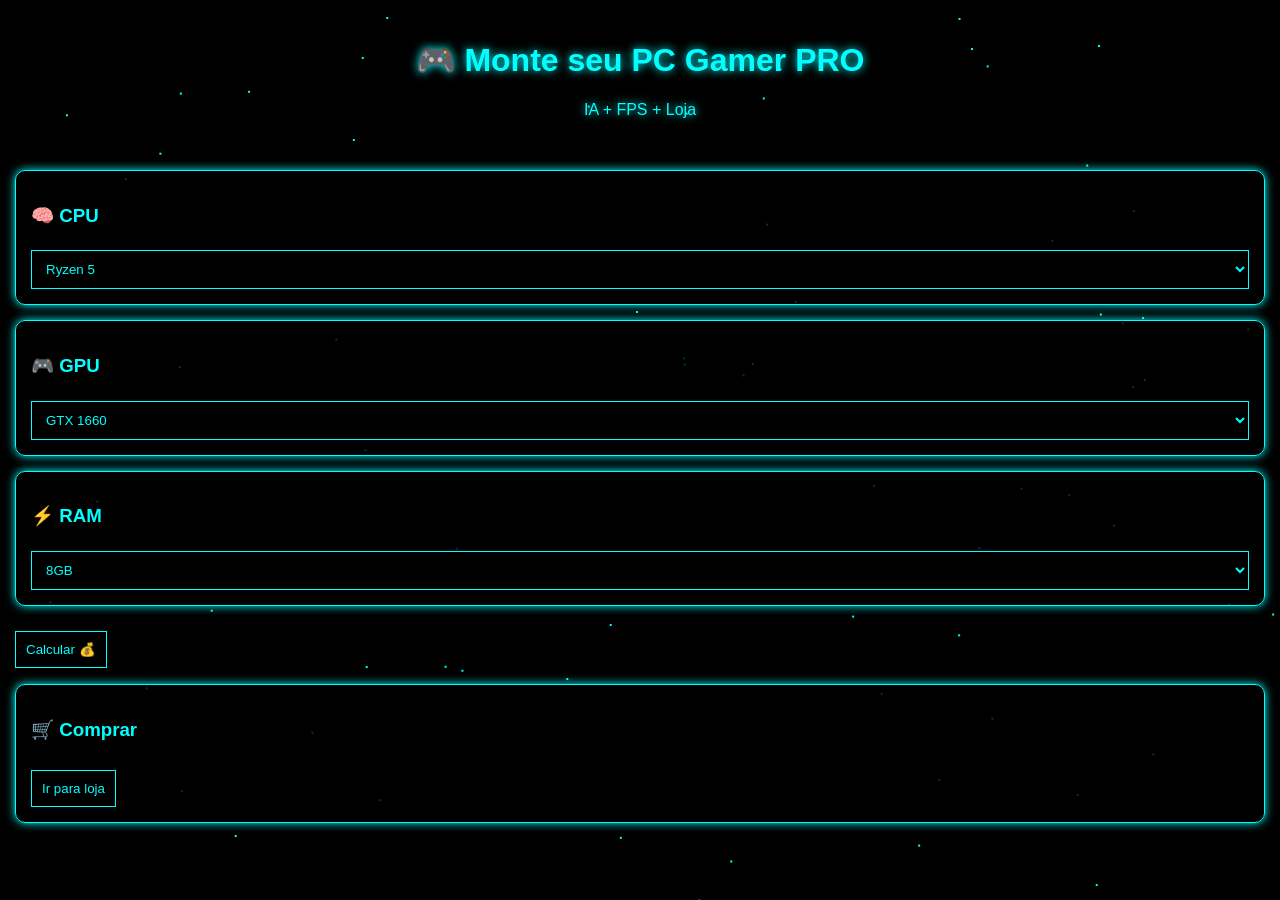
<file: montapc.html>
<!DOCTYPE html>
<html lang="pt-br">
<head>
<meta charset="UTF-8">
<meta name="viewport" content="width=device-width, initial-scale=1.0">
<title>PC Gamer PRO</title>

<style>
body {
    margin: 0;
    font-family: Arial;
    background: black;
    color: #00ffff;
    overflow-x: hidden;
}

/* FUNDO ANIMADO */
canvas {
    position: fixed;
    top: 0;
    left: 0;
    z-index: -1;
}

/* HEADER */
header {
    text-align: center;
    padding: 20px;
    text-shadow: 0 0 10px #00ffff;
    animation: slide 1s;
}

/* CONTAINER */
.container {
    padding: 15px;
}

/* CARDS */
.card {
    background: rgba(0,0,0,0.8);
    border: 1px solid #00ffff;
    box-shadow: 0 0 10px #00ffff;
    margin-bottom: 15px;
    padding: 15px;
    border-radius: 10px;
    opacity: 0;
    transform: translateY(30px);
    transition: 0.5s;
}

.card.show {
    opacity: 1;
    transform: translateY(0);
}

.card:hover {
    box-shadow: 0 0 20px #00ffff;
}

/* INPUT */
select {
    width: 100%;
    padding: 10px;
    margin-top: 5px;
    background: black;
    color: #00ffff;
    border: 1px solid #00ffff;
}

/* BOTÃO */
button {
    background: black;
    border: 1px solid #00ffff;
    color: #00ffff;
    padding: 10px;
    margin-top: 10px;
    cursor: pointer;
    transition: 0.3s;
}

button:hover {
    box-shadow: 0 0 15px #00ffff;
    transform: scale(1.05);
}

/* RESULTADO */
#resultado, #fps, #ia {
    margin-top: 10px;
    font-size: 16px;
}

/* ANIMAÇÃO */
@keyframes slide {
    from { opacity: 0; transform: translateY(-40px); }
    to { opacity: 1; transform: translateY(0); }
}
</style>
</head>

<body>

<canvas id="bg"></canvas>

<header>
<h1>🎮 Monte seu PC Gamer PRO</h1>
<p>IA + FPS + Loja</p>
</header>

<div class="container">

<div class="card">
<h3>🧠 CPU</h3>
<select id="cpu">
<option value="1">Ryzen 5</option>
<option value="2">Ryzen 7</option>
<option value="3">i7</option>
</select>
</div>

<div class="card">
<h3>🎮 GPU</h3>
<select id="gpu">
<option value="1">GTX 1660</option>
<option value="2">RTX 3060</option>
<option value="3">RTX 4070</option>
</select>
</div>

<div class="card">
<h3>⚡ RAM</h3>
<select id="ram">
<option value="1">8GB</option>
<option value="2">16GB</option>
<option value="3">32GB</option>
</select>
</div>

<button onclick="calcular()">Calcular 💰</button>

<p id="resultado"></p>
<p id="fps"></p>
<p id="ia"></p>

<div class="card">
<h3>🛒 Comprar</h3>
<a href="https://www.kabum.com.br" target="_blank">
<button>Ir para loja</button>
</a>
</div>

</div>

<script>

// FUNDO ANIMADO
let c = document.getElementById("bg");
let ctx = c.getContext("2d");

c.width = window.innerWidth;
c.height = window.innerHeight;

let p = [];
for(let i=0;i<80;i++){
    p.push({x:Math.random()*c.width,y:Math.random()*c.height});
}

function bg(){
    ctx.fillStyle="black";
    ctx.fillRect(0,0,c.width,c.height);
    ctx.fillStyle="#00ffff";

    p.forEach(pt=>{
        ctx.fillRect(pt.x,pt.y,2,2);
        pt.y+=1;
        if(pt.y>c.height) pt.y=0;
    });

    requestAnimationFrame(bg);
}
bg();

// CALCULAR
function calcular(){
    let total = (cpu.value*500)+(gpu.value*1000)+(ram.value*300);
    resultado.innerText = "💰 Total: R$ "+total;

    let fpsCalc = cpu.value * gpu.value * 40;
    fps.innerText = "🎮 FPS médio: "+fpsCalc;

    // IA SIMPLES
    let texto = "PC básico";
    if(gpu.value == 3) texto = "🔥 PC Ultra Gamer!";
    else if(gpu.value == 2) texto = "⚡ PC Gamer Médio";

    ia.innerText = "🤖 IA: "+texto;
}

// ANIMAÇÃO SCROLL
function animar(){
    document.querySelectorAll('.card').forEach(c=>{
        if(c.getBoundingClientRect().top < window.innerHeight - 50){
            c.classList.add('show');
        }
    });
}

window.addEventListener('scroll', animar);
window.onload = animar;

</script>

</body>
</html>
</file>
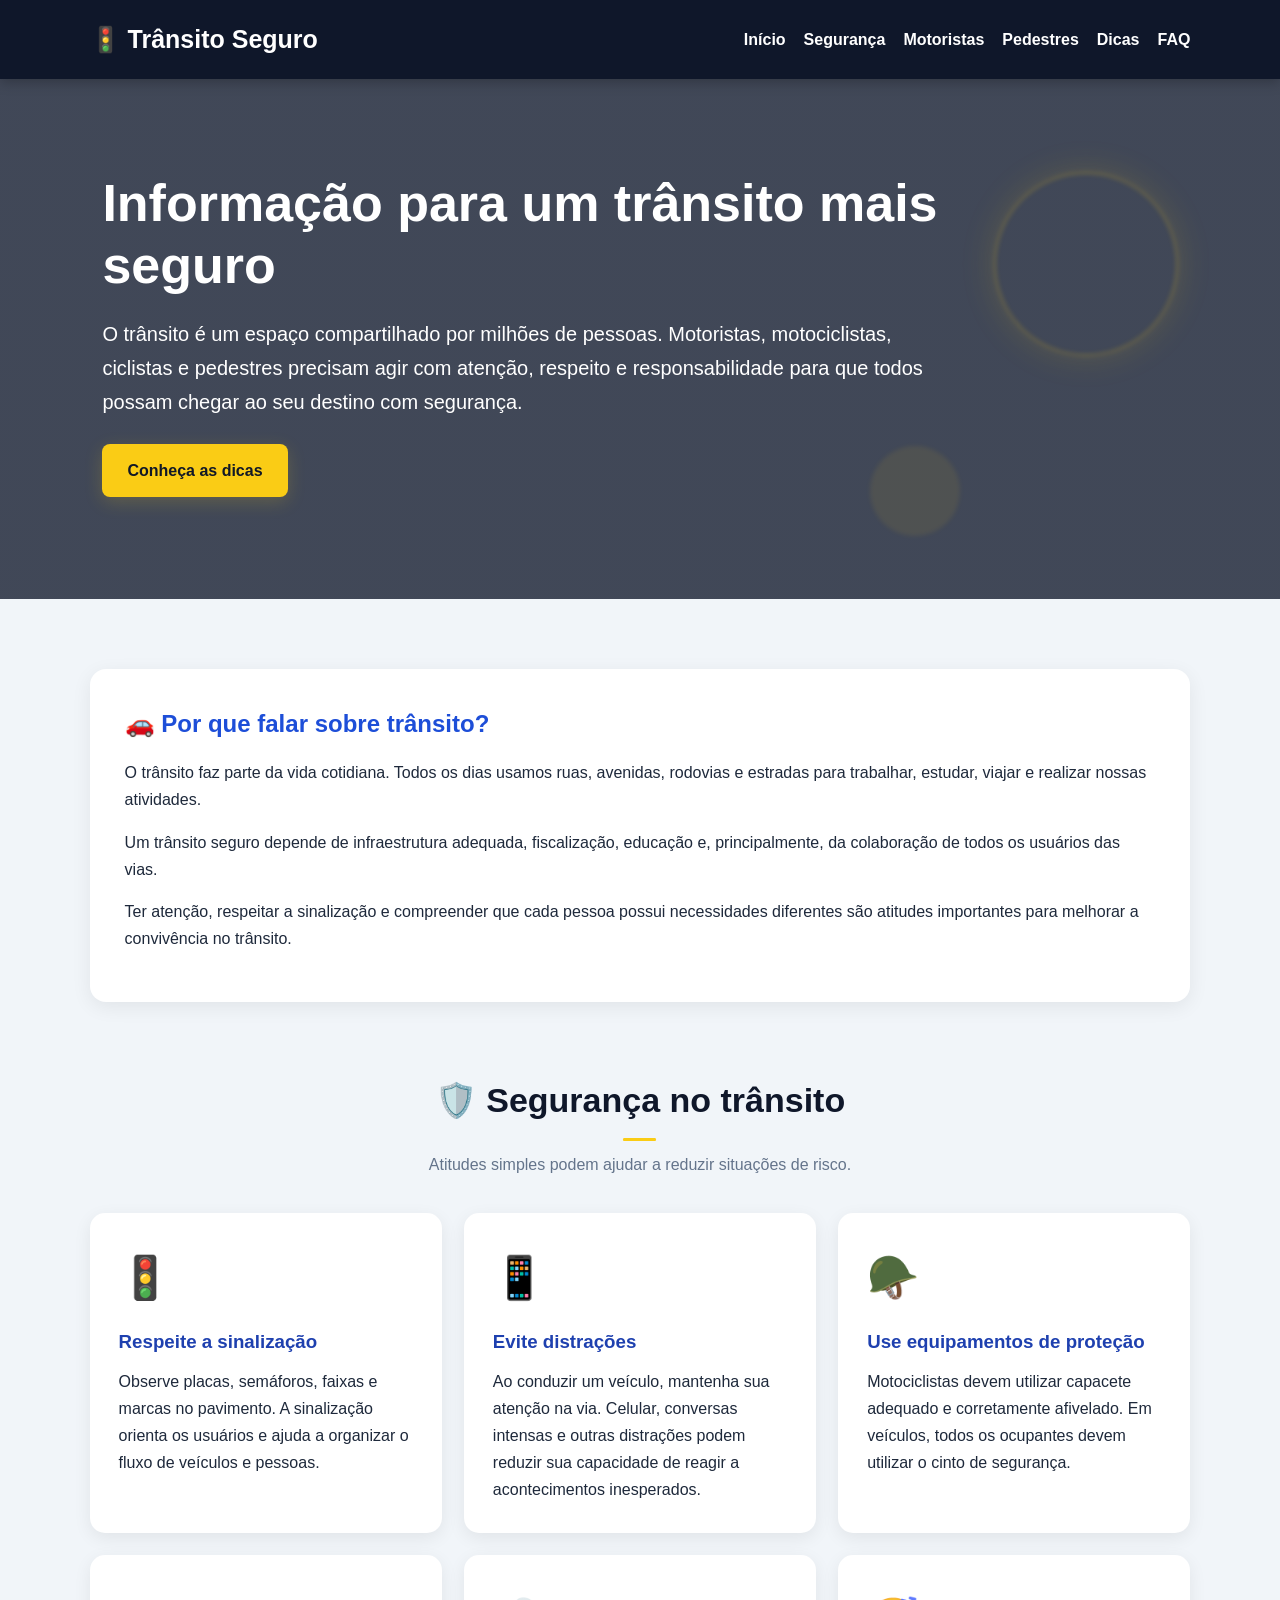
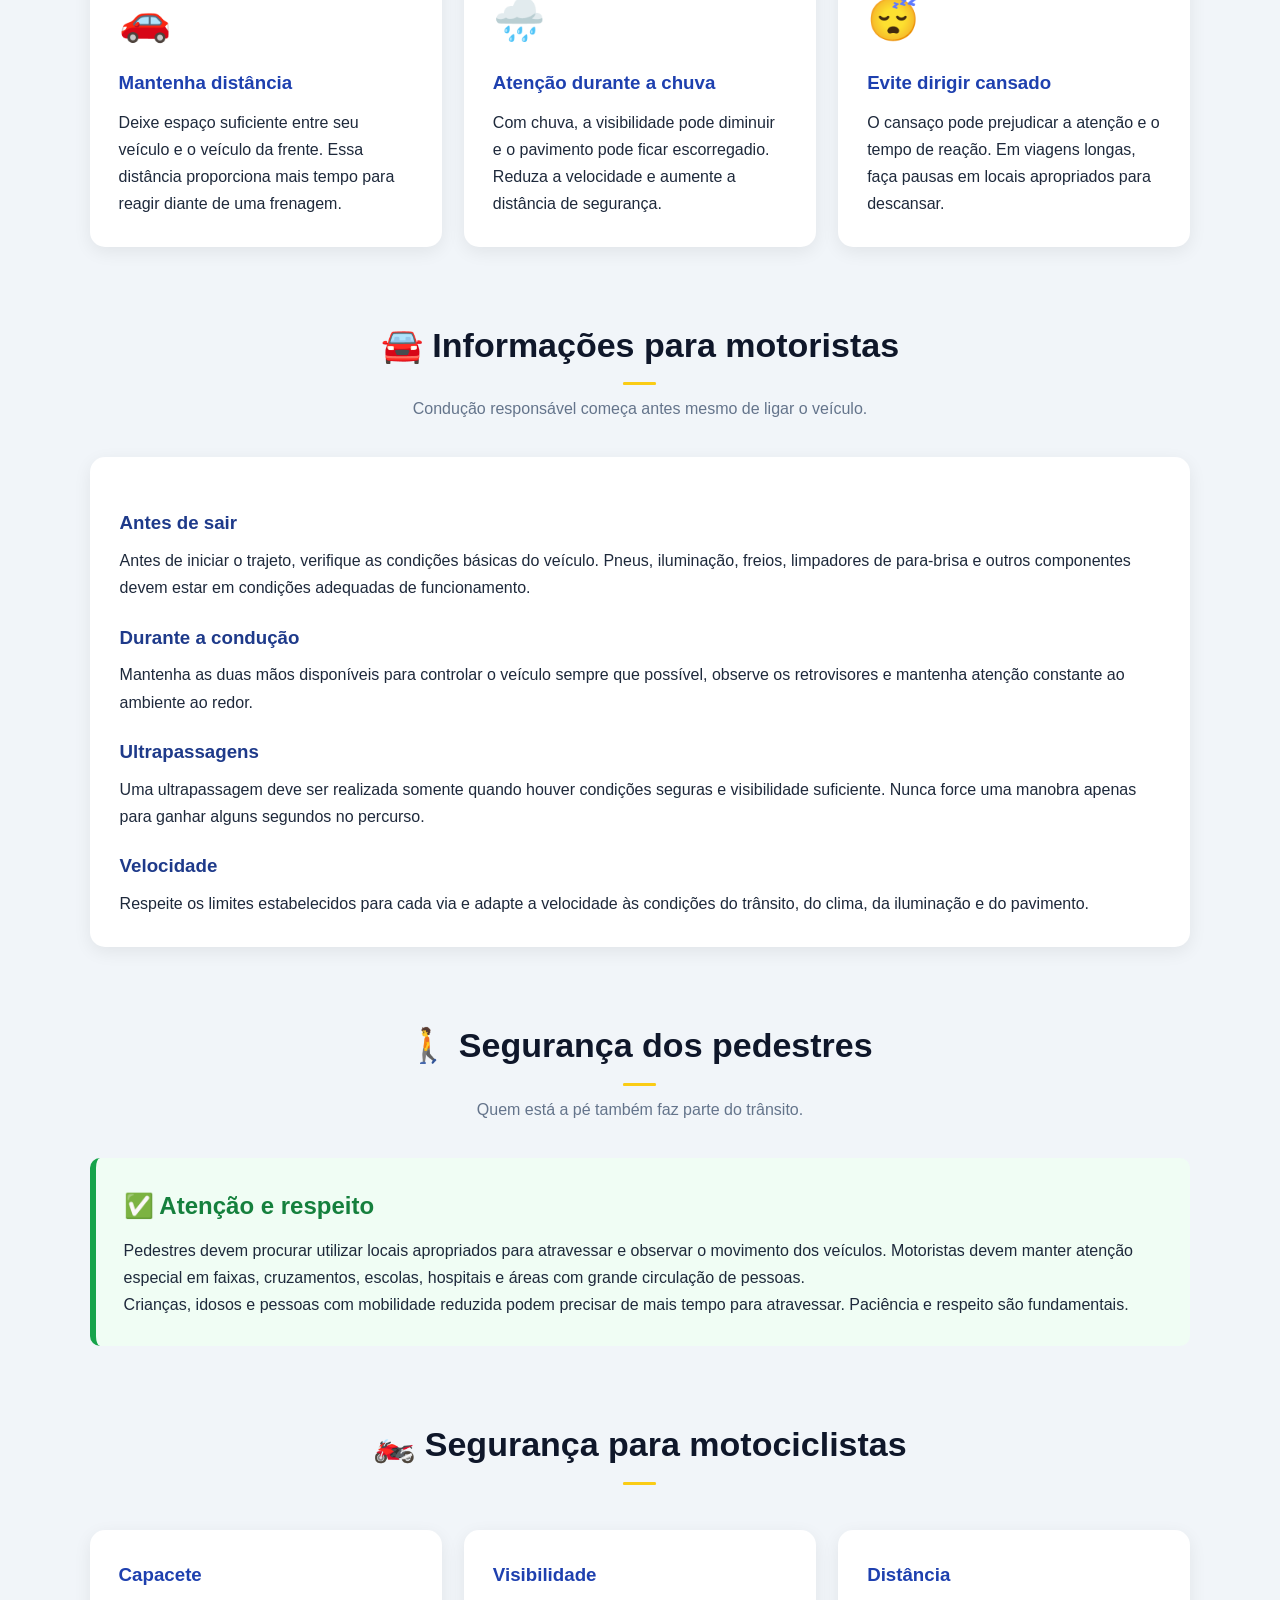
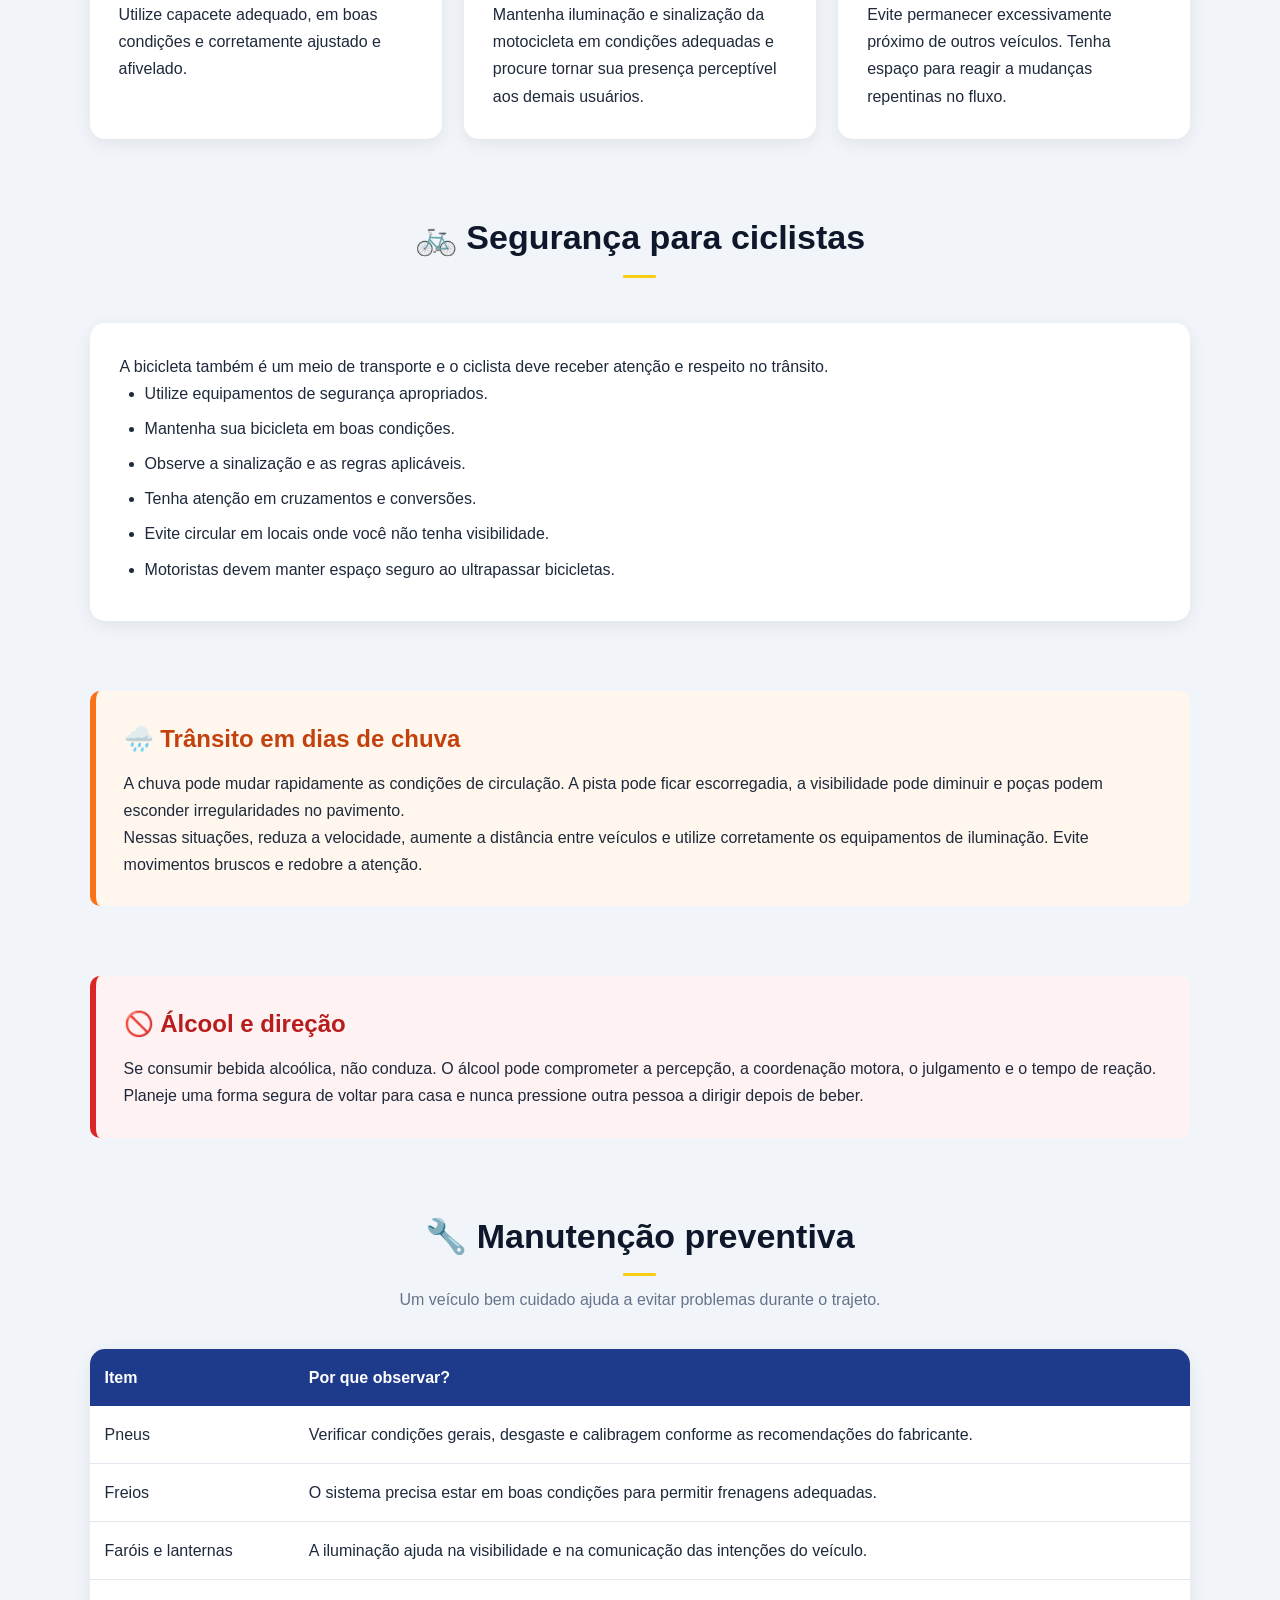
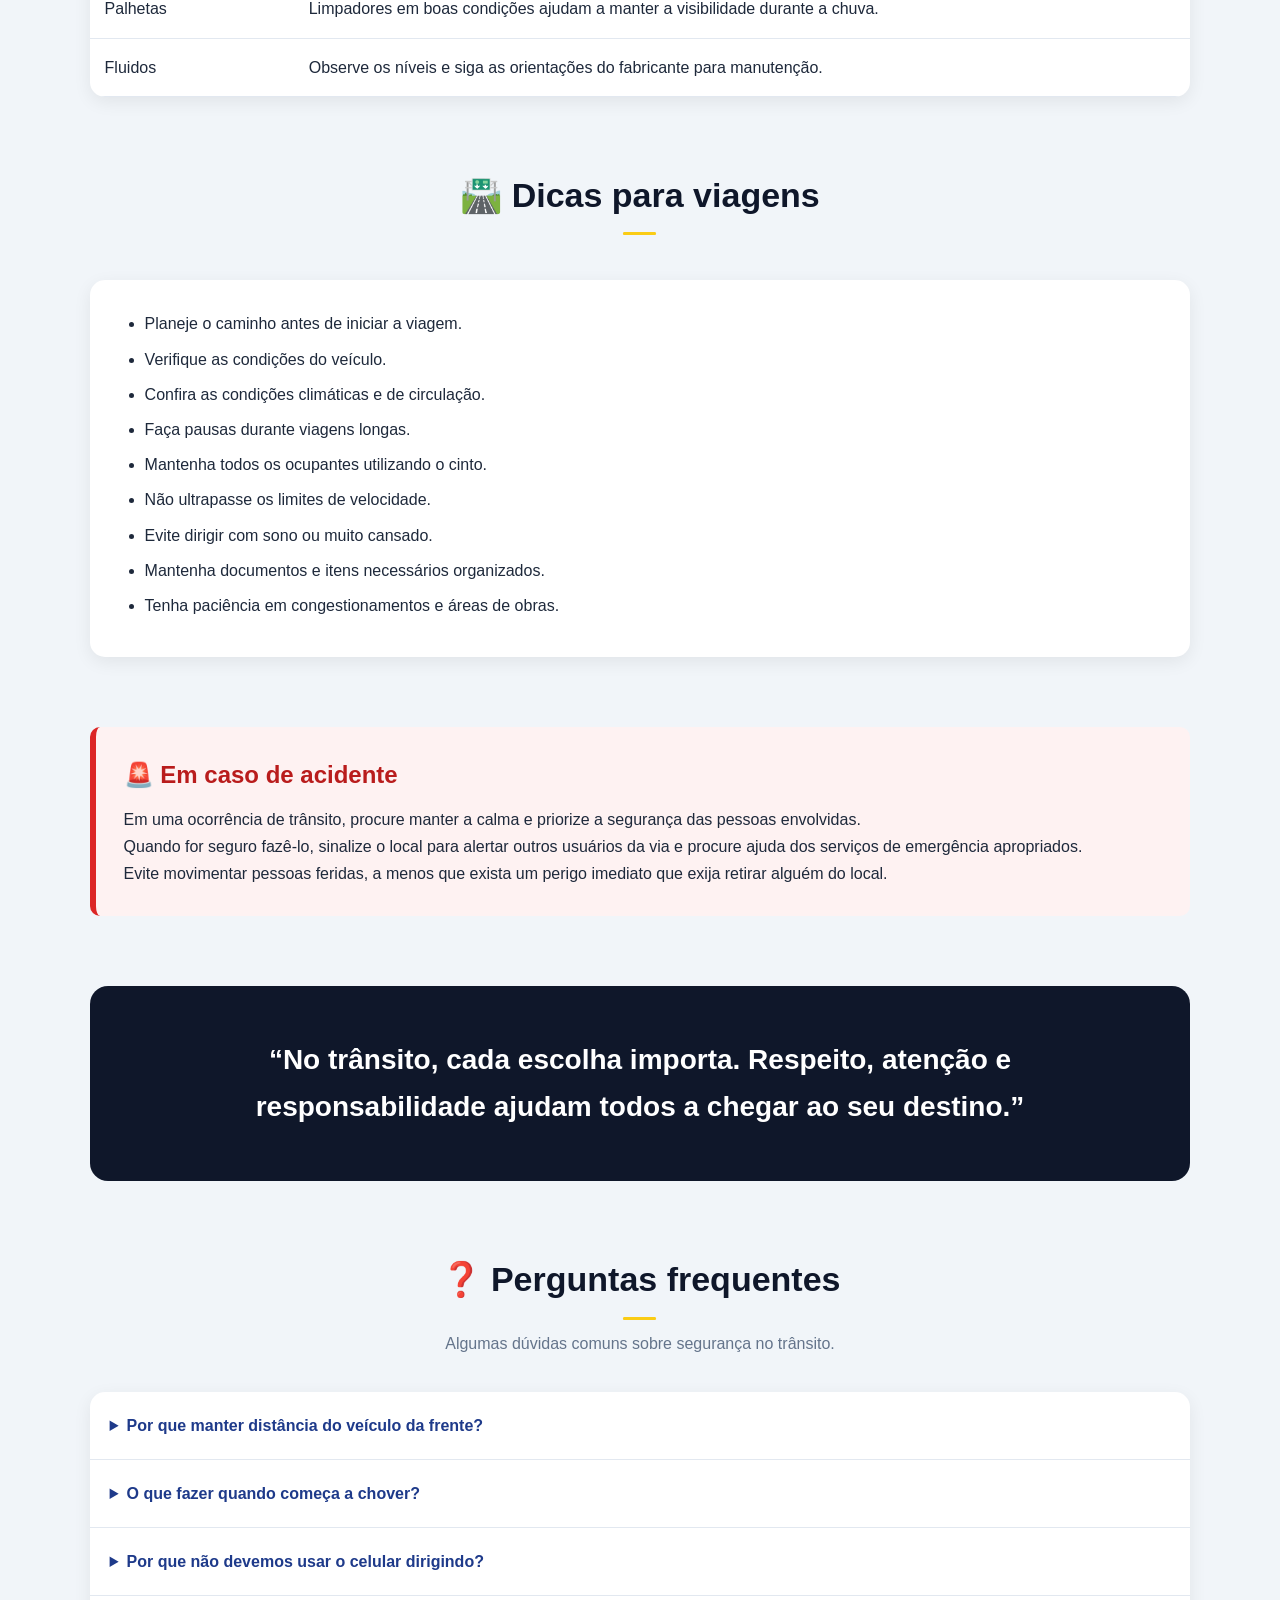
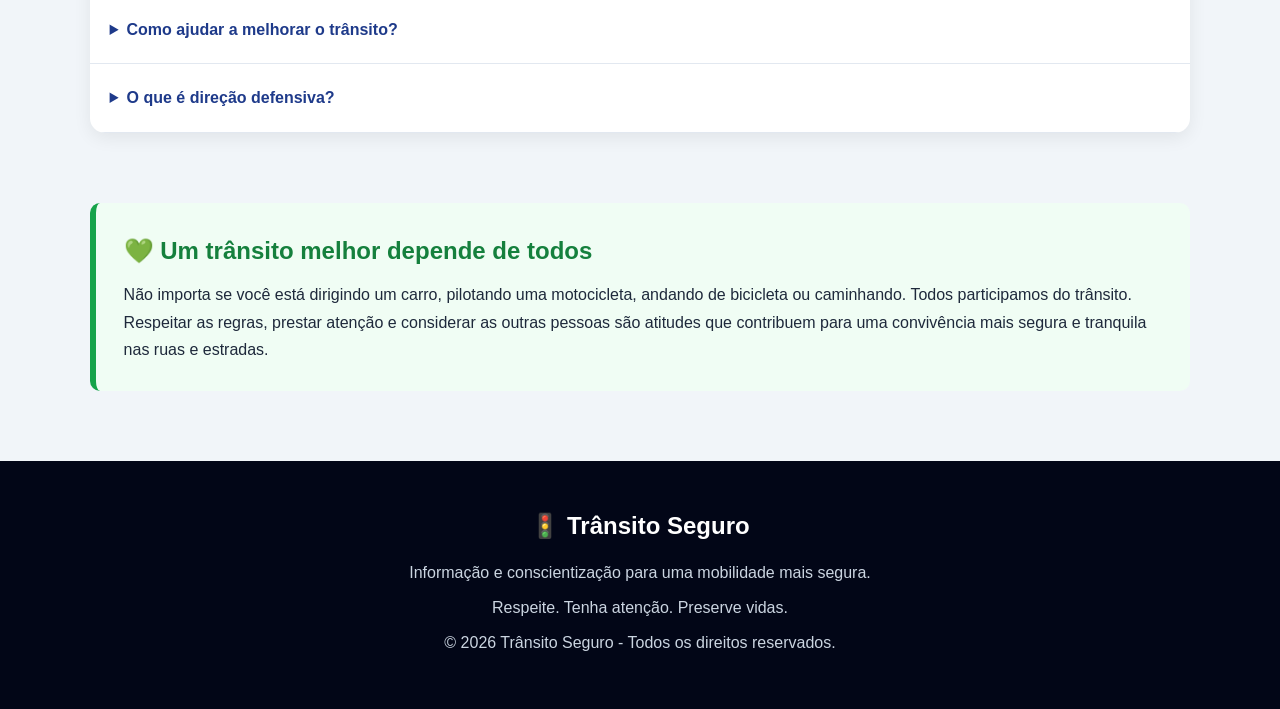
<file: transito.html>
<!DOCTYPE html>
<html lang="pt-BR">
<head>
    <meta charset="UTF-8">
    <meta name="viewport" content="width=device-width, initial-scale=1.0">

    <title>Trânsito Seguro - Informação e Segurança</title>

    <style>
        * {
            margin: 0;
            padding: 0;
            box-sizing: border-box;
        }

        html {
            scroll-behavior: smooth;
        }

        body {
            font-family: Arial, Helvetica, sans-serif;
            background: #f1f5f9;
            color: #1e293b;
            line-height: 1.7;
        }

        /* =========================
           CABEÇALHO
        ========================== */

        header {
            background: #0f172a;
            color: white;
            padding: 18px 7%;
            display: flex;
            align-items: center;
            justify-content: space-between;
            position: sticky;
            top: 0;
            z-index: 1000;
            box-shadow: 0 3px 12px rgba(0,0,0,.25);
        }

        .logo {
            font-size: 25px;
            font-weight: bold;
        }

        nav {
            display: flex;
            gap: 18px;
            flex-wrap: wrap;
        }

        nav a {
            color: white;
            text-decoration: none;
            font-weight: bold;
        }

        nav a:hover {
            color: #facc15;
        }

        /* =========================
           BANNER
        ========================== */

        .hero {
            min-height: 520px;
            display: flex;
            align-items: center;
            padding: 70px 8%;

            background:
                linear-gradient(
                    rgba(15, 23, 42, .78),
                    rgba(15, 23, 42, .78)
                ),
                url("https://images.unsplash.com/photo-1449824913935-59a10b8d2000?auto=format&fit=crop&w=1800&q=80");

            background-size: cover;
            background-position: center;
            color: white;
        }

        .hero-content {
            max-width: 850px;
        }

        .hero h1 {
            font-size: 52px;
            line-height: 1.2;
            margin-bottom: 20px;
        }

        .hero p {
            font-size: 20px;
            margin-bottom: 25px;
        }

        .button {
            display: inline-block;
            background: #facc15;
            color: #111827;
            padding: 13px 25px;
            border-radius: 8px;
            text-decoration: none;
            font-weight: bold;
        }

        .button:hover {
            background: #eab308;
        }

        /* =========================
           CONTAINER
        ========================== */

        .container {
            width: 86%;
            max-width: 1200px;
            margin: 55px auto;
        }

        section {
            margin-bottom: 70px;
        }

        .section-title {
            text-align: center;
            margin-bottom: 35px;
        }

        .section-title h2 {
            font-size: 34px;
            color: #0f172a;
            margin-bottom: 10px;
        }

        .section-title p {
            color: #64748b;
        }

        /* =========================
           INTRODUÇÃO
        ========================== */

        .intro {
            background: white;
            padding: 35px;
            border-radius: 16px;
            box-shadow: 0 5px 20px rgba(0,0,0,.07);
        }

        .intro h2 {
            color: #1d4ed8;
            margin-bottom: 15px;
        }

        .intro p {
            margin-bottom: 15px;
        }

        /* =========================
           CARDS
        ========================== */

        .cards {
            display: grid;
            grid-template-columns: repeat(3, 1fr);
            gap: 22px;
        }

        .card {
            background: white;
            padding: 28px;
            border-radius: 15px;
            box-shadow: 0 5px 18px rgba(0,0,0,.07);
            transition: .3s;
        }

        .card:hover {
            transform: translateY(-5px);
        }

        .icon {
            font-size: 42px;
            margin-bottom: 12px;
        }

        .card h3 {
            color: #1e40af;
            margin-bottom: 10px;
        }

        /* =========================
           ALERTAS
        ========================== */

        .alert {
            background: #fff7ed;
            border-left: 6px solid #f97316;
            padding: 28px;
            border-radius: 10px;
        }

        .alert h2 {
            color: #c2410c;
            margin-bottom: 10px;
        }

        .danger {
            background: #fef2f2;
            border-left: 6px solid #dc2626;
            padding: 28px;
            border-radius: 10px;
        }

        .danger h2 {
            color: #b91c1c;
            margin-bottom: 10px;
        }

        .safe {
            background: #f0fdf4;
            border-left: 6px solid #16a34a;
            padding: 28px;
            border-radius: 10px;
        }

        .safe h2 {
            color: #15803d;
            margin-bottom: 10px;
        }

        /* =========================
           LISTAS
        ========================== */

        .info-box {
            background: white;
            padding: 30px;
            border-radius: 15px;
            box-shadow: 0 5px 18px rgba(0,0,0,.07);
        }

        .info-box h3 {
            color: #1e3a8a;
            margin: 20px 0 8px;
        }

        .info-box ul {
            padding-left: 25px;
        }

        .info-box li {
            margin-bottom: 8px;
        }

        /* =========================
           TABELA
        ========================== */

        .table-container {
            overflow-x: auto;
            background: white;
            border-radius: 15px;
            box-shadow: 0 5px 18px rgba(0,0,0,.07);
        }

        table {
            width: 100%;
            border-collapse: collapse;
        }

        th {
            background: #1e3a8a;
            color: white;
            padding: 15px;
            text-align: left;
        }

        td {
            padding: 15px;
            border-bottom: 1px solid #e2e8f0;
        }

        tr:hover {
            background: #f8fafc;
        }

        /* =========================
           FRASE
        ========================== */

        .quote {
            background: #0f172a;
            color: white;
            padding: 50px 30px;
            text-align: center;
            border-radius: 18px;
        }

        .quote p {
            font-size: 28px;
            font-weight: bold;
            max-width: 850px;
            margin: auto;
        }

        /* =========================
           FAQ
        ========================== */

        .faq {
            background: white;
            border-radius: 15px;
            overflow: hidden;
            box-shadow: 0 5px 18px rgba(0,0,0,.07);
        }

        .faq details {
            padding: 20px;
            border-bottom: 1px solid #e2e8f0;
        }

        .faq summary {
            cursor: pointer;
            font-weight: bold;
            color: #1e3a8a;
        }

        .faq p {
            margin-top: 12px;
        }

        /* =========================
           RODAPÉ
        ========================== */

        footer {
            background: #020617;
            color: #cbd5e1;
            padding: 45px 8%;
            text-align: center;
        }

        footer h2 {
            color: white;
            margin-bottom: 12px;
        }

        footer p {
            margin-bottom: 8px;
        }

        /* =========================
           RESPONSIVIDADE
        ========================== */

        @media (max-width: 900px) {

            header {
                flex-direction: column;
                gap: 15px;
            }

            .cards {
                grid-template-columns: 1fr 1fr;
            }

            .hero h1 {
                font-size: 40px;
            }
        }

        @media (max-width: 600px) {

            .cards {
                grid-template-columns: 1fr;
            }

            .hero {
                min-height: 450px;
            }

            .hero h1 {
                font-size: 34px;
            }

            .hero p {
                font-size: 17px;
            }

            .container {
                width: 92%;
            }

            nav {
                justify-content: center;
            }
        }

        /* =========================
           EFEITOS EXTRAS
        ========================== */

        body {
            overflow-x: hidden;
        }

        /* Barra de progresso da página */
        #scroll-progress {
            position: fixed;
            top: 0;
            left: 0;
            width: 0%;
            height: 4px;
            background: #facc15;
            z-index: 2000;
            box-shadow: 0 0 12px rgba(250,204,21,.8);
        }

        /* Aparição suave ao rolar */
        .reveal {
            opacity: 0;
            transform: translateY(35px);
            transition: opacity .8s ease, transform .8s ease;
        }

        .reveal.show {
            opacity: 1;
            transform: translateY(0);
        }

        /* Hero com movimento suave */
        .hero {
            position: relative;
            overflow: hidden;
            background-attachment: fixed;
        }

        .hero::before,
        .hero::after {
            content: "";
            position: absolute;
            border-radius: 50%;
            pointer-events: none;
            filter: blur(2px);
            animation: float 7s ease-in-out infinite;
        }

        .hero::before {
            width: 180px;
            height: 180px;
            right: 8%;
            top: 18%;
            border: 2px solid rgba(250,204,21,.25);
            box-shadow: 0 0 35px rgba(250,204,21,.15);
        }

        .hero::after {
            width: 90px;
            height: 90px;
            right: 25%;
            bottom: 12%;
            background: rgba(250,204,21,.08);
            animation-delay: -2s;
        }

        .hero-content {
            position: relative;
            z-index: 2;
            animation: heroEnter 1s ease both;
        }

        .hero h1 {
            animation: glowText 3s ease-in-out infinite alternate;
        }

        /* Botão com brilho */
        .button {
            position: relative;
            overflow: hidden;
            transition: transform .25s ease, box-shadow .25s ease, background .25s ease;
            box-shadow: 0 5px 18px rgba(250,204,21,.18);
        }

        .button:hover {
            transform: translateY(-3px) scale(1.03);
            box-shadow: 0 10px 28px rgba(250,204,21,.35);
        }

        .button::after {
            content: "";
            position: absolute;
            top: 0;
            left: -120%;
            width: 60%;
            height: 100%;
            background: linear-gradient(90deg, transparent, rgba(255,255,255,.55), transparent);
            transform: skewX(-20deg);
            transition: left .6s ease;
        }

        .button:hover::after {
            left: 140%;
        }

        /* Cards mais modernos */
        .card {
            position: relative;
            overflow: hidden;
            transition: transform .35s ease, box-shadow .35s ease, border-color .35s ease;
            border: 1px solid transparent;
        }

        .card::before {
            content: "";
            position: absolute;
            inset: 0;
            background: linear-gradient(135deg, rgba(250,204,21,.12), transparent 45%);
            opacity: 0;
            transition: opacity .35s ease;
            pointer-events: none;
        }

        .card:hover {
            transform: translateY(-10px) scale(1.02);
            box-shadow: 0 15px 35px rgba(15,23,42,.15);
            border-color: rgba(250,204,21,.45);
        }

        .card:hover::before {
            opacity: 1;
        }

        .icon {
            display: inline-block;
            transition: transform .35s ease;
        }

        .card:hover .icon {
            transform: scale(1.18) rotate(-5deg);
            animation: iconBounce .55s ease;
        }

        /* Caixas de informação */
        .intro,
        .info-box,
        .alert,
        .danger,
        .safe,
        .faq,
        .table-container,
        .quote {
            transition: transform .35s ease, box-shadow .35s ease;
        }

        .intro:hover,
        .info-box:hover,
        .alert:hover,
        .danger:hover,
        .safe:hover {
            transform: translateY(-4px);
            box-shadow: 0 12px 30px rgba(15,23,42,.12);
        }

        /* Navegação */
        nav a {
            position: relative;
            transition: color .25s ease;
        }

        nav a::after {
            content: "";
            position: absolute;
            left: 0;
            bottom: -6px;
            width: 0;
            height: 2px;
            background: #facc15;
            transition: width .25s ease;
        }

        nav a:hover::after {
            width: 100%;
        }

        /* Títulos */
        .section-title h2 {
            position: relative;
            display: inline-block;
        }

        .section-title h2::after {
            content: "";
            display: block;
            width: 55px;
            height: 3px;
            margin: 8px auto 0;
            border-radius: 10px;
            background: #facc15;
            transform: scaleX(.6);
            transition: transform .3s ease;
        }

        .section-title:hover h2::after {
            transform: scaleX(1.5);
        }

        /* Tabela */
        tbody tr {
            transition: transform .2s ease, background .2s ease;
        }

        tbody tr:hover {
            transform: scale(1.005);
        }

        /* FAQ */
        .faq details {
            transition: background .25s ease, padding-left .25s ease;
        }

        .faq details:hover {
            background: #f8fafc;
            padding-left: 28px;
        }

        .faq details[open] {
            background: #f8fafc;
        }

        /* Animações */
        @keyframes heroEnter {
            from {
                opacity: 0;
                transform: translateY(30px);
            }
            to {
                opacity: 1;
                transform: translateY(0);
            }
        }

        @keyframes glowText {
            from {
                text-shadow: 0 0 0 rgba(250,204,21,0);
            }
            to {
                text-shadow: 0 0 18px rgba(250,204,21,.28);
            }
        }

        @keyframes float {
            0%, 100% {
                transform: translate(0, 0);
            }
            50% {
                transform: translate(-20px, 18px);
            }
        }

        @keyframes iconBounce {
            0% { transform: scale(1); }
            50% { transform: scale(1.3) rotate(-8deg); }
            100% { transform: scale(1.18) rotate(-5deg); }
        }

        /* Respeita usuários que preferem menos animações */
        @media (prefers-reduced-motion: reduce) {
            *,
            *::before,
            *::after {
                animation-duration: .01ms !important;
                animation-iteration-count: 1 !important;
                scroll-behavior: auto !important;
                transition-duration: .01ms !important;
            }
        }

    </style>
</head>

<body>
    <div id="scroll-progress"></div>

    <!-- =========================
         CABEÇALHO
    ========================== -->

    <header>

        <div class="logo">
            🚦 Trânsito Seguro
        </div>

        <nav>
            <a href="#inicio">Início</a>
            <a href="#seguranca">Segurança</a>
            <a href="#motoristas">Motoristas</a>
            <a href="#pedestres">Pedestres</a>
            <a href="#dicas">Dicas</a>
            <a href="#faq">FAQ</a>
        </nav>

    </header>


    <!-- =========================
         BANNER PRINCIPAL
    ========================== -->

    <section class="hero" id="inicio">

        <div class="hero-content">

            <h1>
                Informação para um trânsito mais seguro
            </h1>

            <p>
                O trânsito é um espaço compartilhado por milhões de pessoas.
                Motoristas, motociclistas, ciclistas e pedestres precisam
                agir com atenção, respeito e responsabilidade para que todos
                possam chegar ao seu destino com segurança.
            </p>

            <a href="#seguranca" class="button">
                Conheça as dicas
            </a>

        </div>

    </section>


    <main class="container">

        <!-- =========================
             INTRODUÇÃO
        ========================== -->

        <section class="intro reveal">

            <h2>🚗 Por que falar sobre trânsito?</h2>

            <p>
                O trânsito faz parte da vida cotidiana. Todos os dias usamos
                ruas, avenidas, rodovias e estradas para trabalhar, estudar,
                viajar e realizar nossas atividades.
            </p>

            <p>
                Um trânsito seguro depende de infraestrutura adequada,
                fiscalização, educação e, principalmente, da colaboração
                de todos os usuários das vias.
            </p>

            <p>
                Ter atenção, respeitar a sinalização e compreender que cada
                pessoa possui necessidades diferentes são atitudes importantes
                para melhorar a convivência no trânsito.
            </p>

        </section>


        <!-- =========================
             PRINCIPAIS TEMAS
        ========================== -->

        <section id="seguranca" class="reveal">

            <div class="section-title">

                <h2>🛡️ Segurança no trânsito</h2>

                <p>
                    Atitudes simples podem ajudar a reduzir situações de risco.
                </p>

            </div>


            <div class="cards">

                <article class="card">

                    <div class="icon">🚦</div>

                    <h3>Respeite a sinalização</h3>

                    <p>
                        Observe placas, semáforos, faixas e marcas no
                        pavimento. A sinalização orienta os usuários
                        e ajuda a organizar o fluxo de veículos e pessoas.
                    </p>

                </article>


                <article class="card">

                    <div class="icon">📱</div>

                    <h3>Evite distrações</h3>

                    <p>
                        Ao conduzir um veículo, mantenha sua atenção
                        na via. Celular, conversas intensas e outras
                        distrações podem reduzir sua capacidade de reagir
                        a acontecimentos inesperados.
                    </p>

                </article>


                <article class="card">

                    <div class="icon">🪖</div>

                    <h3>Use equipamentos de proteção</h3>

                    <p>
                        Motociclistas devem utilizar capacete adequado
                        e corretamente afivelado. Em veículos, todos os
                        ocupantes devem utilizar o cinto de segurança.
                    </p>

                </article>


                <article class="card">

                    <div class="icon">🚗</div>

                    <h3>Mantenha distância</h3>

                    <p>
                        Deixe espaço suficiente entre seu veículo e o
                        veículo da frente. Essa distância proporciona
                        mais tempo para reagir diante de uma frenagem.
                    </p>

                </article>


                <article class="card">

                    <div class="icon">🌧️</div>

                    <h3>Atenção durante a chuva</h3>

                    <p>
                        Com chuva, a visibilidade pode diminuir e o
                        pavimento pode ficar escorregadio. Reduza a
                        velocidade e aumente a distância de segurança.
                    </p>

                </article>


                <article class="card">

                    <div class="icon">😴</div>

                    <h3>Evite dirigir cansado</h3>

                    <p>
                        O cansaço pode prejudicar a atenção e o tempo
                        de reação. Em viagens longas, faça pausas em
                        locais apropriados para descansar.
                    </p>

                </article>

            </div>

        </section>


        <!-- =========================
             MOTORISTAS
        ========================== -->

        <section id="motoristas" class="reveal">

            <div class="section-title">

                <h2>🚘 Informações para motoristas</h2>

                <p>
                    Condução responsável começa antes mesmo de ligar o veículo.
                </p>

            </div>

            <div class="info-box">

                <h3>Antes de sair</h3>

                <p>
                    Antes de iniciar o trajeto, verifique as condições
                    básicas do veículo. Pneus, iluminação, freios,
                    limpadores de para-brisa e outros componentes devem
                    estar em condições adequadas de funcionamento.
                </p>


                <h3>Durante a condução</h3>

                <p>
                    Mantenha as duas mãos disponíveis para controlar
                    o veículo sempre que possível, observe os retrovisores
                    e mantenha atenção constante ao ambiente ao redor.
                </p>


                <h3>Ultrapassagens</h3>

                <p>
                    Uma ultrapassagem deve ser realizada somente quando
                    houver condições seguras e visibilidade suficiente.
                    Nunca force uma manobra apenas para ganhar alguns
                    segundos no percurso.
                </p>


                <h3>Velocidade</h3>

                <p>
                    Respeite os limites estabelecidos para cada via e
                    adapte a velocidade às condições do trânsito, do
                    clima, da iluminação e do pavimento.
                </p>

            </div>

        </section>


        <!-- =========================
             PEDESTRES
        ========================== -->

        <section id="pedestres" class="reveal">

            <div class="section-title">

                <h2>🚶 Segurança dos pedestres</h2>

                <p>
                    Quem está a pé também faz parte do trânsito.
                </p>

            </div>

            <div class="safe">

                <h2>✅ Atenção e respeito</h2>

                <p>
                    Pedestres devem procurar utilizar locais apropriados
                    para atravessar e observar o movimento dos veículos.
                    Motoristas devem manter atenção especial em faixas,
                    cruzamentos, escolas, hospitais e áreas com grande
                    circulação de pessoas.
                </p>

                <p>
                    Crianças, idosos e pessoas com mobilidade reduzida
                    podem precisar de mais tempo para atravessar.
                    Paciência e respeito são fundamentais.
                </p>

            </div>

        </section>


        <!-- =========================
             MOTOCICLISTAS
        ========================== -->

        <section class="reveal">

            <div class="section-title">

                <h2>🏍️ Segurança para motociclistas</h2>

            </div>

            <div class="cards">

                <article class="card">

                    <h3>Capacete</h3>

                    <p>
                        Utilize capacete adequado, em boas condições e
                        corretamente ajustado e afivelado.
                    </p>

                </article>

                <article class="card">

                    <h3>Visibilidade</h3>

                    <p>
                        Mantenha iluminação e sinalização da motocicleta
                        em condições adequadas e procure tornar sua
                        presença perceptível aos demais usuários.
                    </p>

                </article>

                <article class="card">

                    <h3>Distância</h3>

                    <p>
                        Evite permanecer excessivamente próximo de outros
                        veículos. Tenha espaço para reagir a mudanças
                        repentinas no fluxo.
                    </p>

                </article>

            </div>

        </section>


        <!-- =========================
             CICLISTAS
        ========================== -->

        <section class="reveal">

            <div class="section-title">

                <h2>🚲 Segurança para ciclistas</h2>

            </div>

            <div class="info-box">

                <p>
                    A bicicleta também é um meio de transporte e o ciclista
                    deve receber atenção e respeito no trânsito.
                </p>

                <ul>
                    <li>Utilize equipamentos de segurança apropriados.</li>
                    <li>Mantenha sua bicicleta em boas condições.</li>
                    <li>Observe a sinalização e as regras aplicáveis.</li>
                    <li>Tenha atenção em cruzamentos e conversões.</li>
                    <li>Evite circular em locais onde você não tenha visibilidade.</li>
                    <li>Motoristas devem manter espaço seguro ao ultrapassar bicicletas.</li>
                </ul>

            </div>

        </section>


        <!-- =========================
             CHUVA
        ========================== -->

        <section>

            <div class="alert">

                <h2>🌧️ Trânsito em dias de chuva</h2>

                <p>
                    A chuva pode mudar rapidamente as condições de circulação.
                    A pista pode ficar escorregadia, a visibilidade pode diminuir
                    e poças podem esconder irregularidades no pavimento.
                </p>

                <p>
                    Nessas situações, reduza a velocidade, aumente a distância
                    entre veículos e utilize corretamente os equipamentos de
                    iluminação. Evite movimentos bruscos e redobre a atenção.
                </p>

            </div>

        </section>


        <!-- =========================
             ÁLCOOL
        ========================== -->

        <section>

            <div class="danger">

                <h2>🚫 Álcool e direção</h2>

                <p>
                    Se consumir bebida alcoólica, não conduza. O álcool pode
                    comprometer a percepção, a coordenação motora, o julgamento
                    e o tempo de reação.
                </p>

                <p>
                    Planeje uma forma segura de voltar para casa e nunca
                    pressione outra pessoa a dirigir depois de beber.
                </p>

            </div>

        </section>


        <!-- =========================
             MANUTENÇÃO
        ========================== -->

        <section class="reveal">

            <div class="section-title">

                <h2>🔧 Manutenção preventiva</h2>

                <p>
                    Um veículo bem cuidado ajuda a evitar problemas durante o trajeto.
                </p>

            </div>


            <div class="table-container">

                <table>

                    <thead>
                        <tr>
                            <th>Item</th>
                            <th>Por que observar?</th>
                        </tr>
                    </thead>

                    <tbody>

                        <tr>
                            <td>Pneus</td>
                            <td>
                                Verificar condições gerais, desgaste e calibragem
                                conforme as recomendações do fabricante.
                            </td>
                        </tr>

                        <tr>
                            <td>Freios</td>
                            <td>
                                O sistema precisa estar em boas condições para
                                permitir frenagens adequadas.
                            </td>
                        </tr>

                        <tr>
                            <td>Faróis e lanternas</td>
                            <td>
                                A iluminação ajuda na visibilidade e na comunicação
                                das intenções do veículo.
                            </td>
                        </tr>

                        <tr>
                            <td>Palhetas</td>
                            <td>
                                Limpadores em boas condições ajudam a manter
                                a visibilidade durante a chuva.
                            </td>
                        </tr>

                        <tr>
                            <td>Fluidos</td>
                            <td>
                                Observe os níveis e siga as orientações do
                                fabricante para manutenção.
                            </td>
                        </tr>

                    </tbody>

                </table>

            </div>

        </section>


        <!-- =========================
             VIAGENS
        ========================== -->

        <section class="reveal">

            <div class="section-title">

                <h2>🛣️ Dicas para viagens</h2>

            </div>

            <div class="info-box">

                <ul>

                    <li>
                        Planeje o caminho antes de iniciar a viagem.
                    </li>

                    <li>
                        Verifique as condições do veículo.
                    </li>

                    <li>
                        Confira as condições climáticas e de circulação.
                    </li>

                    <li>
                        Faça pausas durante viagens longas.
                    </li>

                    <li>
                        Mantenha todos os ocupantes utilizando o cinto.
                    </li>

                    <li>
                        Não ultrapasse os limites de velocidade.
                    </li>

                    <li>
                        Evite dirigir com sono ou muito cansado.
                    </li>

                    <li>
                        Mantenha documentos e itens necessários organizados.
                    </li>

                    <li>
                        Tenha paciência em congestionamentos e áreas de obras.
                    </li>

                </ul>

            </div>

        </section>


        <!-- =========================
             ACIDENTES
        ========================== -->

        <section>

            <div class="danger">

                <h2>🚨 Em caso de acidente</h2>

                <p>
                    Em uma ocorrência de trânsito, procure manter a calma
                    e priorize a segurança das pessoas envolvidas.
                </p>

                <p>
                    Quando for seguro fazê-lo, sinalize o local para alertar
                    outros usuários da via e procure ajuda dos serviços de
                    emergência apropriados.
                </p>

                <p>
                    Evite movimentar pessoas feridas, a menos que exista
                    um perigo imediato que exija retirar alguém do local.
                </p>

            </div>

        </section>


        <!-- =========================
             FRASE
        ========================== -->

        <section class="quote reveal">

            <p>
                “No trânsito, cada escolha importa.
                Respeito, atenção e responsabilidade ajudam
                todos a chegar ao seu destino.”
            </p>

        </section>


        <!-- =========================
             FAQ
        ========================== -->

        <section id="faq" class="reveal">

            <div class="section-title">

                <h2>❓ Perguntas frequentes</h2>

                <p>
                    Algumas dúvidas comuns sobre segurança no trânsito.
                </p>

            </div>


            <div class="faq">

                <details>
                    <summary>Por que manter distância do veículo da frente?</summary>

                    <p>
                        Porque uma distância adequada proporciona mais tempo
                        para perceber uma frenagem ou outro acontecimento
                        inesperado e tomar uma decisão segura.
                    </p>
                </details>


                <details>
                    <summary>O que fazer quando começa a chover?</summary>

                    <p>
                        Reduza a velocidade, aumente a distância de segurança,
                        mantenha boa visibilidade e evite manobras bruscas.
                    </p>
                </details>


                <details>
                    <summary>Por que não devemos usar o celular dirigindo?</summary>

                    <p>
                        Porque o uso do celular pode desviar a atenção da via
                        e diminuir a capacidade de perceber situações de risco.
                    </p>
                </details>


                <details>
                    <summary>Como ajudar a melhorar o trânsito?</summary>

                    <p>
                        Respeitando a sinalização, tendo paciência, utilizando
                        corretamente as vias e respeitando os demais usuários,
                        incluindo pedestres, ciclistas e motociclistas.
                    </p>
                </details>


                <details>
                    <summary>O que é direção defensiva?</summary>

                    <p>
                        É uma forma de conduzir buscando antecipar situações
                        de risco e adotar comportamentos que reduzam a
                        possibilidade de acidentes.
                    </p>
                </details>

            </div>

        </section>


        <!-- =========================
             MENSAGEM FINAL
        ========================== -->

        <section class="safe">

            <h2>💚 Um trânsito melhor depende de todos</h2>

            <p>
                Não importa se você está dirigindo um carro, pilotando uma
                motocicleta, andando de bicicleta ou caminhando. Todos
                participamos do trânsito.
            </p>

            <p>
                Respeitar as regras, prestar atenção e considerar as outras
                pessoas são atitudes que contribuem para uma convivência
                mais segura e tranquila nas ruas e estradas.
            </p>

        </section>

    </main>


    <!-- =========================
         RODAPÉ
    ========================== -->

    <footer>

        <h2>🚦 Trânsito Seguro</h2>

        <p>
            Informação e conscientização para uma mobilidade mais segura.
        </p>

        <p>
            Respeite. Tenha atenção. Preserve vidas.
        </p>

        <p>
            © 2026 Trânsito Seguro - Todos os direitos reservados.
        </p>

    </footer>


    <script>
        // Barra de progresso
        const progress = document.getElementById("scroll-progress");

        function updateProgress() {
            const scrollTop = window.scrollY;
            const height = document.documentElement.scrollHeight - window.innerHeight;
            const percentage = height > 0 ? (scrollTop / height) * 100 : 0;
            progress.style.width = percentage + "%";
        }

        window.addEventListener("scroll", updateProgress, { passive: true });
        updateProgress();

        // Efeito reveal ao entrar na tela
        const revealItems = document.querySelectorAll(".reveal");

        const observer = new IntersectionObserver((entries, obs) => {
            entries.forEach(entry => {
                if (entry.isIntersecting) {
                    entry.target.classList.add("show");
                    obs.unobserve(entry.target);
                }
            });
        }, {
            threshold: 0.12
        });

        revealItems.forEach(item => observer.observe(item));
    </script>

</body>
</html>
</file>
